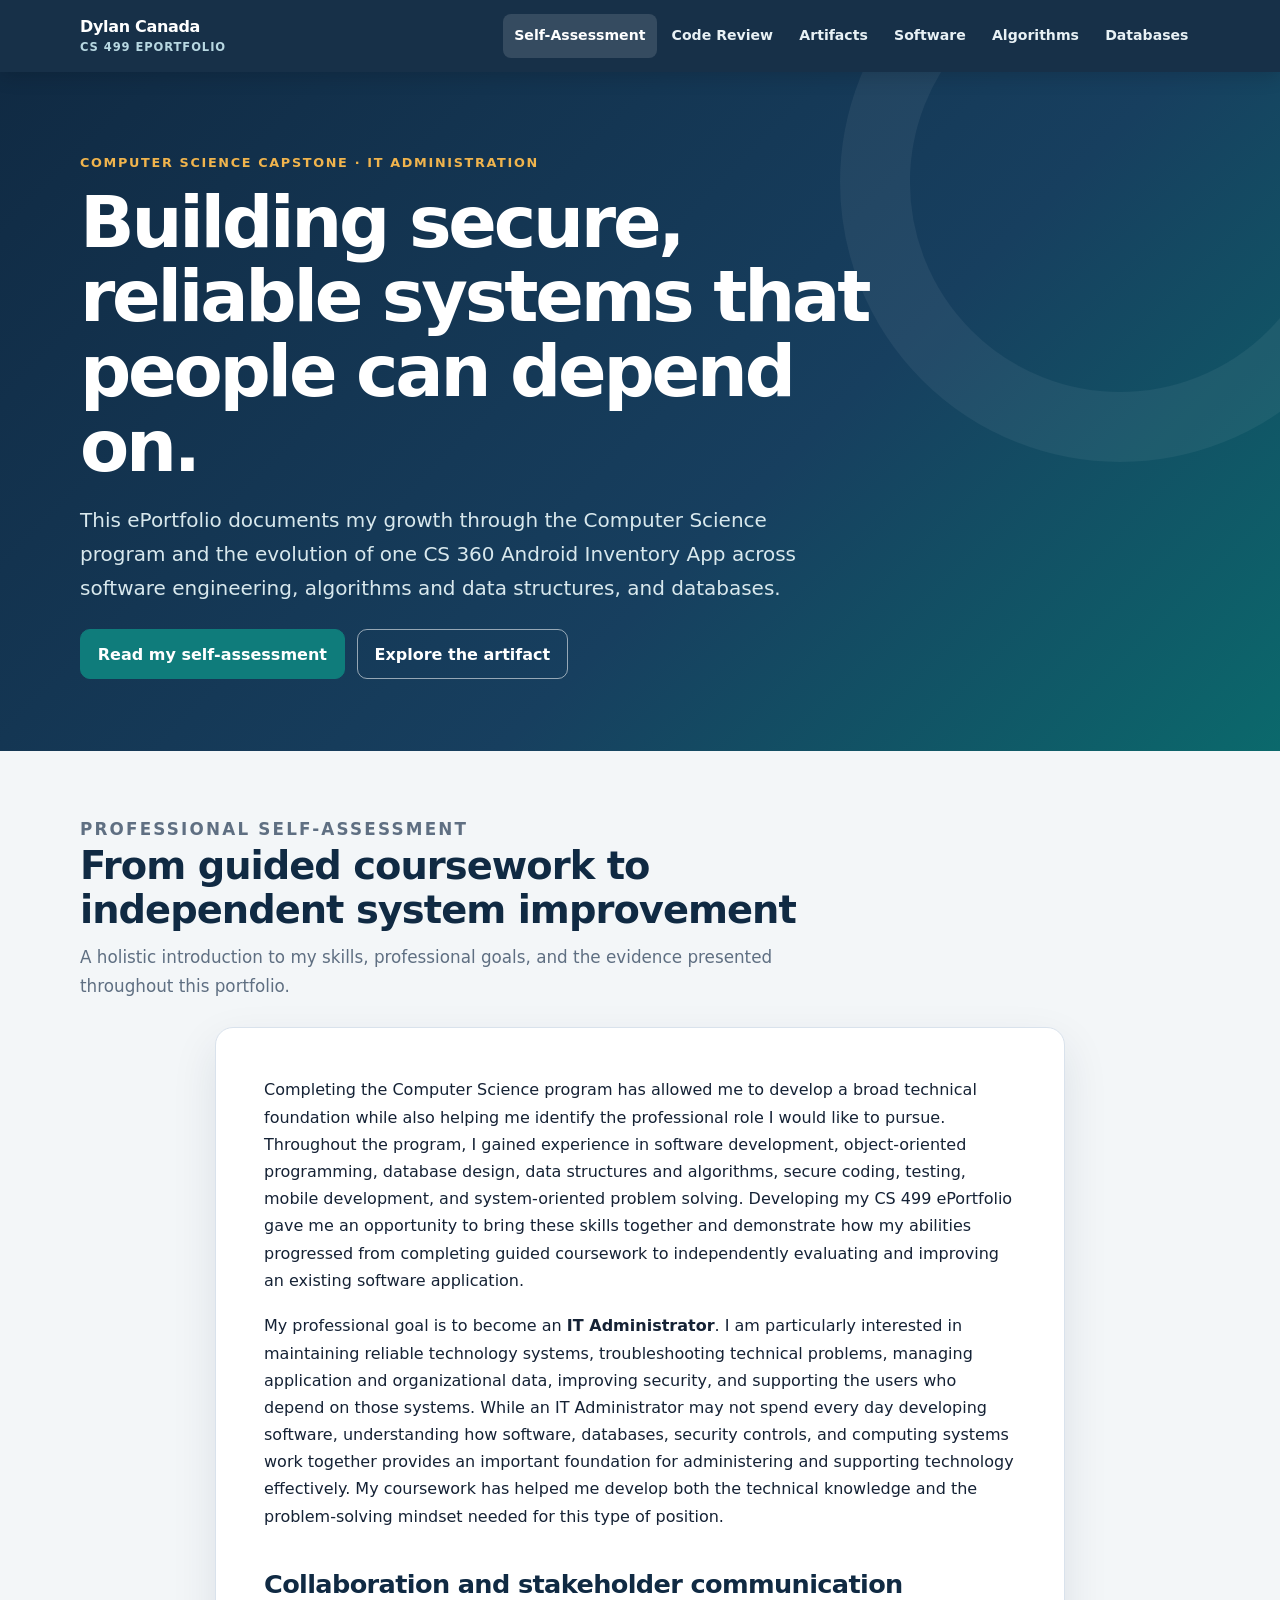
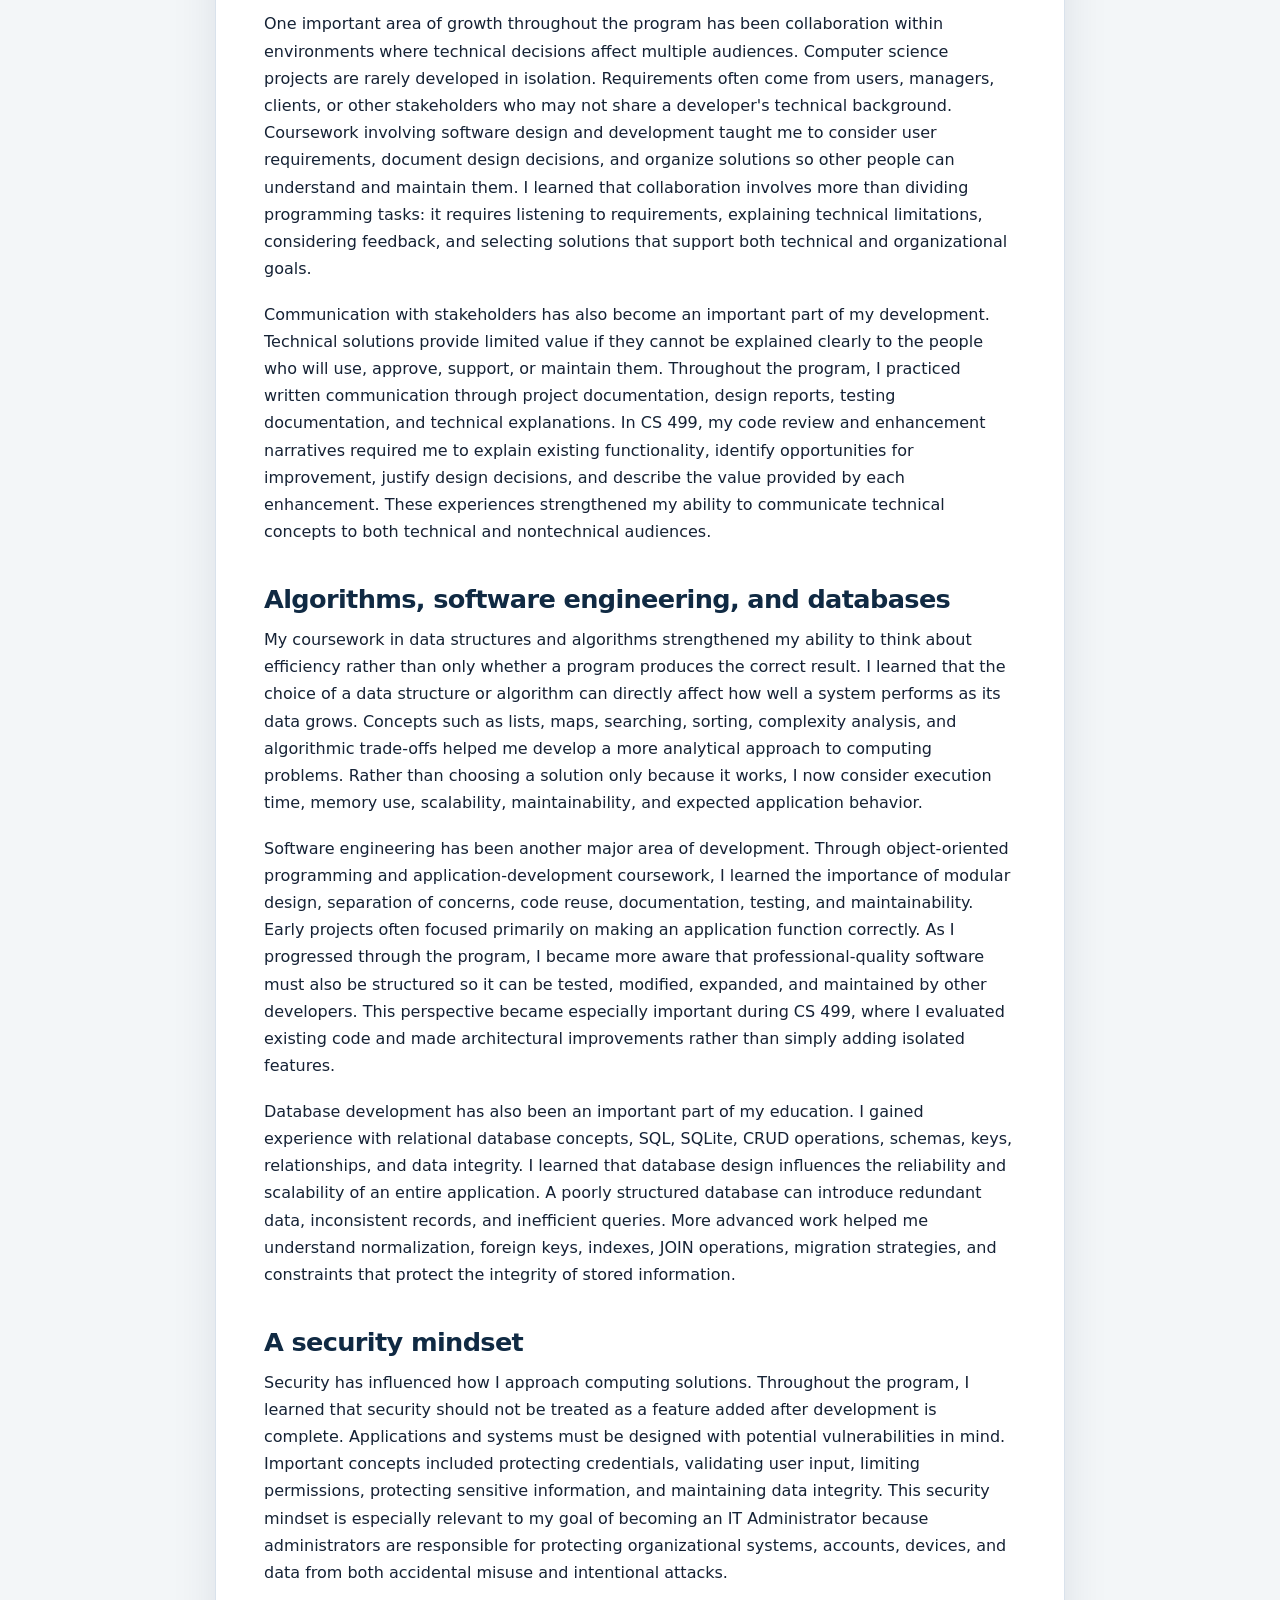
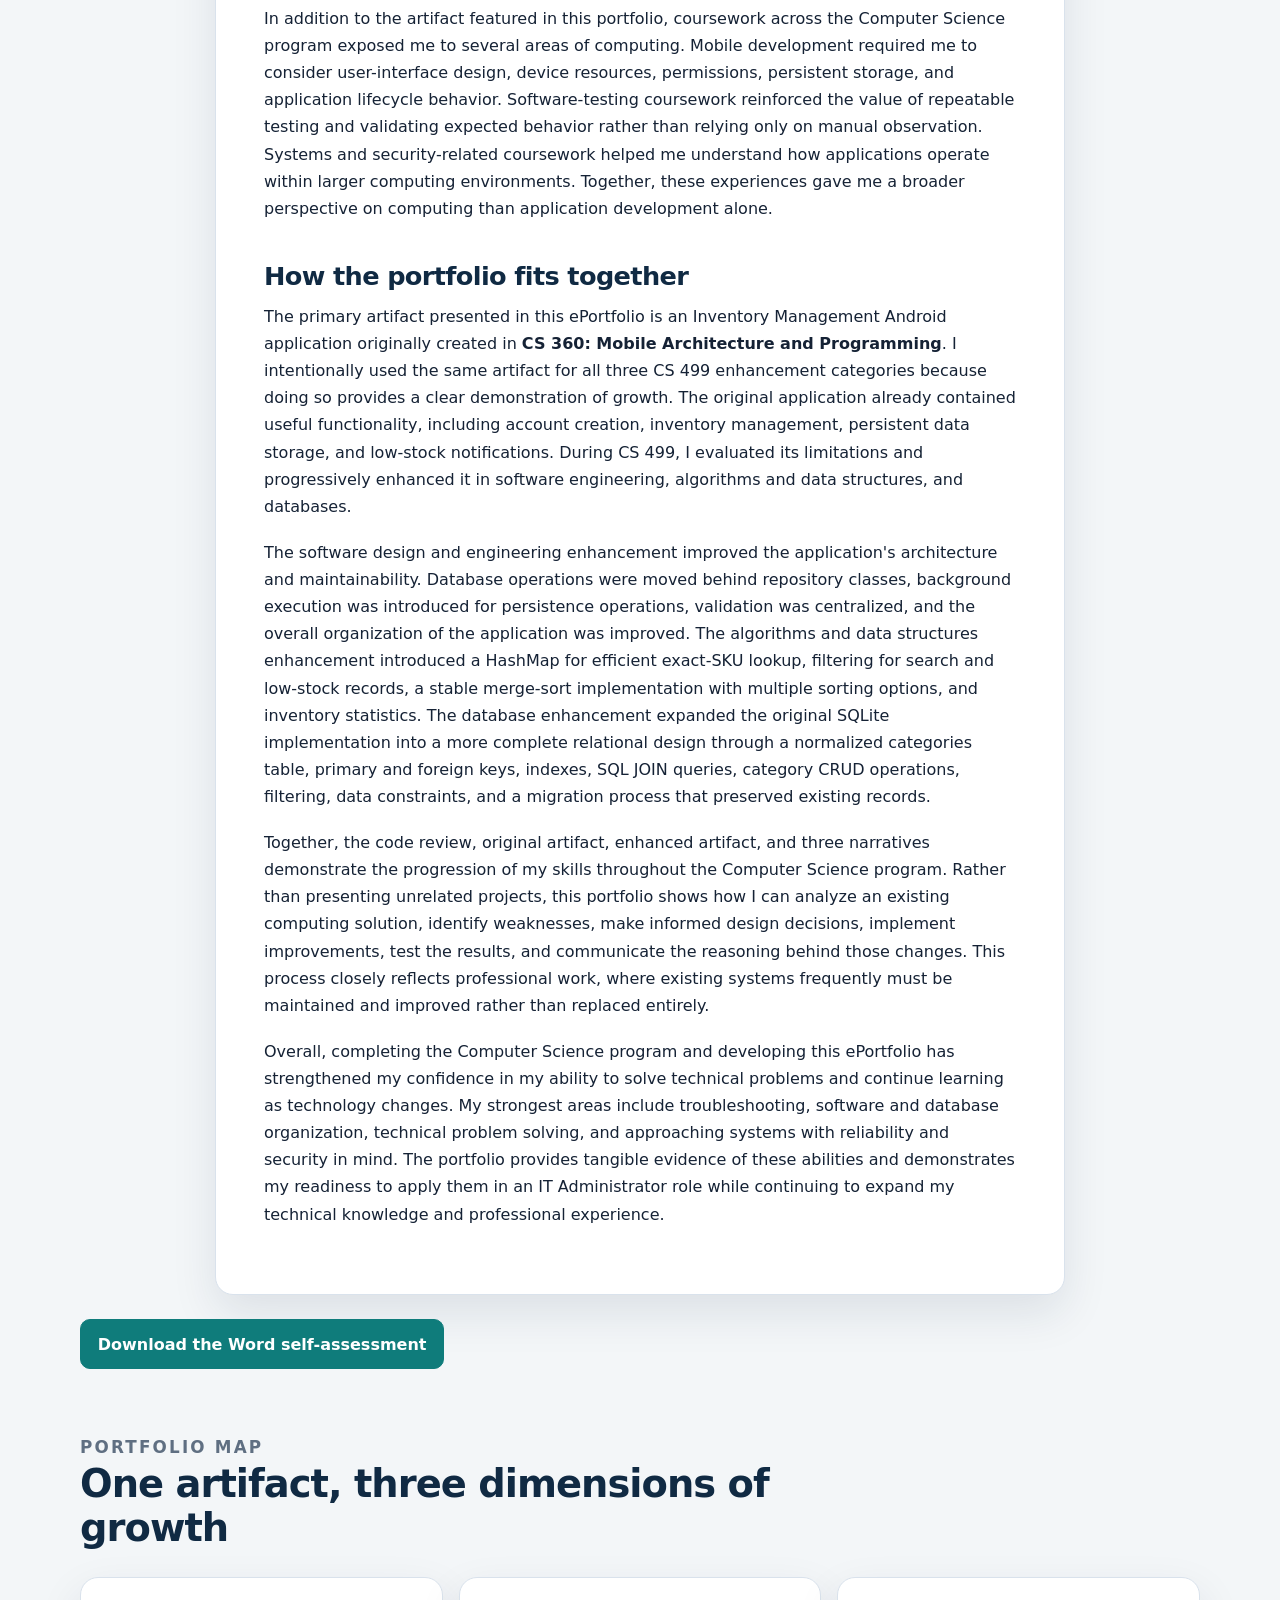
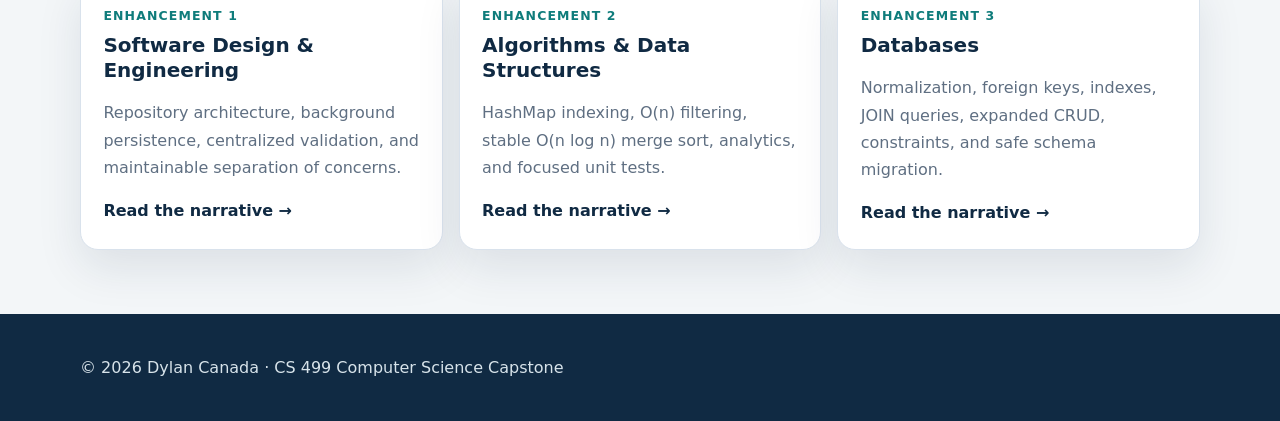
<file: index.html>
<!doctype html>
<html lang="en">
<head>
  <meta charset="utf-8">
  <meta name="viewport" content="width=device-width, initial-scale=1">
  <meta name="description" content="Dylan Canada's CS 499 computer science ePortfolio, focused on IT administration and an enhanced Android inventory application.">
  <title>Dylan Canada | CS 499 ePortfolio</title>
  <link rel="stylesheet" href="assets/css/styles.css">
</head>
<body>
  <a class="skip-link" href="#main">Skip to content</a>
  <header class="site-header">
    <div class="container nav-wrap">
      <a class="brand" href="index.html">Dylan Canada<span>CS 499 ePortfolio</span></a>
      <button class="nav-toggle" type="button" aria-expanded="false" aria-controls="site-nav">Menu</button>
      <nav class="site-nav" id="site-nav" aria-label="Primary navigation">
        <a href="index.html" aria-current="page">Self-Assessment</a>
        <a href="code-review.html">Code Review</a>
        <a href="artifacts.html">Artifacts</a>
        <a href="software-engineering.html">Software</a>
        <a href="algorithms.html">Algorithms</a>
        <a href="databases.html">Databases</a>
      </nav>
    </div>
  </header>

  <main id="main">
    <section class="hero">
      <div class="container">
        <p class="eyebrow">Computer Science Capstone · IT Administration</p>
        <h1>Building secure, reliable systems that people can depend on.</h1>
        <p class="lead">This ePortfolio documents my growth through the Computer Science program and the evolution of one CS 360 Android Inventory App across software engineering, algorithms and data structures, and databases.</p>
        <div class="hero-actions">
          <a class="button" href="#assessment">Read my self-assessment</a>
          <a class="button secondary" href="artifacts.html">Explore the artifact</a>
        </div>
      </div>
    </section>

    <section class="section" id="assessment">
      <div class="container">
        <div class="section-heading">
          <p class="eyebrow">Professional Self-Assessment</p>
          <h2>From guided coursework to independent system improvement</h2>
          <p>A holistic introduction to my skills, professional goals, and the evidence presented throughout this portfolio.</p>
        </div>
        <article class="prose">
          <p>Completing the Computer Science program has allowed me to develop a broad technical foundation while also helping me identify the professional role I would like to pursue. Throughout the program, I gained experience in software development, object-oriented programming, database design, data structures and algorithms, secure coding, testing, mobile development, and system-oriented problem solving. Developing my CS 499 ePortfolio gave me an opportunity to bring these skills together and demonstrate how my abilities progressed from completing guided coursework to independently evaluating and improving an existing software application.</p>

          <p>My professional goal is to become an <strong>IT Administrator</strong>. I am particularly interested in maintaining reliable technology systems, troubleshooting technical problems, managing application and organizational data, improving security, and supporting the users who depend on those systems. While an IT Administrator may not spend every day developing software, understanding how software, databases, security controls, and computing systems work together provides an important foundation for administering and supporting technology effectively. My coursework has helped me develop both the technical knowledge and the problem-solving mindset needed for this type of position.</p>

          <h2>Collaboration and stakeholder communication</h2>
          <p>One important area of growth throughout the program has been collaboration within environments where technical decisions affect multiple audiences. Computer science projects are rarely developed in isolation. Requirements often come from users, managers, clients, or other stakeholders who may not share a developer's technical background. Coursework involving software design and development taught me to consider user requirements, document design decisions, and organize solutions so other people can understand and maintain them. I learned that collaboration involves more than dividing programming tasks: it requires listening to requirements, explaining technical limitations, considering feedback, and selecting solutions that support both technical and organizational goals.</p>

          <p>Communication with stakeholders has also become an important part of my development. Technical solutions provide limited value if they cannot be explained clearly to the people who will use, approve, support, or maintain them. Throughout the program, I practiced written communication through project documentation, design reports, testing documentation, and technical explanations. In CS 499, my code review and enhancement narratives required me to explain existing functionality, identify opportunities for improvement, justify design decisions, and describe the value provided by each enhancement. These experiences strengthened my ability to communicate technical concepts to both technical and nontechnical audiences.</p>

          <h2>Algorithms, software engineering, and databases</h2>
          <p>My coursework in data structures and algorithms strengthened my ability to think about efficiency rather than only whether a program produces the correct result. I learned that the choice of a data structure or algorithm can directly affect how well a system performs as its data grows. Concepts such as lists, maps, searching, sorting, complexity analysis, and algorithmic trade-offs helped me develop a more analytical approach to computing problems. Rather than choosing a solution only because it works, I now consider execution time, memory use, scalability, maintainability, and expected application behavior.</p>

          <p>Software engineering has been another major area of development. Through object-oriented programming and application-development coursework, I learned the importance of modular design, separation of concerns, code reuse, documentation, testing, and maintainability. Early projects often focused primarily on making an application function correctly. As I progressed through the program, I became more aware that professional-quality software must also be structured so it can be tested, modified, expanded, and maintained by other developers. This perspective became especially important during CS 499, where I evaluated existing code and made architectural improvements rather than simply adding isolated features.</p>

          <p>Database development has also been an important part of my education. I gained experience with relational database concepts, SQL, SQLite, CRUD operations, schemas, keys, relationships, and data integrity. I learned that database design influences the reliability and scalability of an entire application. A poorly structured database can introduce redundant data, inconsistent records, and inefficient queries. More advanced work helped me understand normalization, foreign keys, indexes, JOIN operations, migration strategies, and constraints that protect the integrity of stored information.</p>

          <h2>A security mindset</h2>
          <p>Security has influenced how I approach computing solutions. Throughout the program, I learned that security should not be treated as a feature added after development is complete. Applications and systems must be designed with potential vulnerabilities in mind. Important concepts included protecting credentials, validating user input, limiting permissions, protecting sensitive information, and maintaining data integrity. This security mindset is especially relevant to my goal of becoming an IT Administrator because administrators are responsible for protecting organizational systems, accounts, devices, and data from both accidental misuse and intentional attacks.</p>

          <p>In addition to the artifact featured in this portfolio, coursework across the Computer Science program exposed me to several areas of computing. Mobile development required me to consider user-interface design, device resources, permissions, persistent storage, and application lifecycle behavior. Software-testing coursework reinforced the value of repeatable testing and validating expected behavior rather than relying only on manual observation. Systems and security-related coursework helped me understand how applications operate within larger computing environments. Together, these experiences gave me a broader perspective on computing than application development alone.</p>

          <h2>How the portfolio fits together</h2>
          <p>The primary artifact presented in this ePortfolio is an Inventory Management Android application originally created in <strong>CS 360: Mobile Architecture and Programming</strong>. I intentionally used the same artifact for all three CS 499 enhancement categories because doing so provides a clear demonstration of growth. The original application already contained useful functionality, including account creation, inventory management, persistent data storage, and low-stock notifications. During CS 499, I evaluated its limitations and progressively enhanced it in software engineering, algorithms and data structures, and databases.</p>

          <p>The software design and engineering enhancement improved the application's architecture and maintainability. Database operations were moved behind repository classes, background execution was introduced for persistence operations, validation was centralized, and the overall organization of the application was improved. The algorithms and data structures enhancement introduced a HashMap for efficient exact-SKU lookup, filtering for search and low-stock records, a stable merge-sort implementation with multiple sorting options, and inventory statistics. The database enhancement expanded the original SQLite implementation into a more complete relational design through a normalized categories table, primary and foreign keys, indexes, SQL JOIN queries, category CRUD operations, filtering, data constraints, and a migration process that preserved existing records.</p>

          <p>Together, the code review, original artifact, enhanced artifact, and three narratives demonstrate the progression of my skills throughout the Computer Science program. Rather than presenting unrelated projects, this portfolio shows how I can analyze an existing computing solution, identify weaknesses, make informed design decisions, implement improvements, test the results, and communicate the reasoning behind those changes. This process closely reflects professional work, where existing systems frequently must be maintained and improved rather than replaced entirely.</p>

          <p>Overall, completing the Computer Science program and developing this ePortfolio has strengthened my confidence in my ability to solve technical problems and continue learning as technology changes. My strongest areas include troubleshooting, software and database organization, technical problem solving, and approaching systems with reliability and security in mind. The portfolio provides tangible evidence of these abilities and demonstrates my readiness to apply them in an IT Administrator role while continuing to expand my technical knowledge and professional experience.</p>
        </article>
        <div class="button-row">
          <a class="button" href="downloads/narratives/Professional-Self-Assessment-Dylan-Canada.docx" download>Download the Word self-assessment</a>
        </div>
      </div>
    </section>

    <section class="section">
      <div class="container">
        <div class="section-heading">
          <p class="eyebrow">Portfolio map</p>
          <h2>One artifact, three dimensions of growth</h2>
        </div>
        <div class="grid">
          <article class="card"><span class="kicker">Enhancement 1</span><h3>Software Design &amp; Engineering</h3><p>Repository architecture, background persistence, centralized validation, and maintainable separation of concerns.</p><a class="card-link" href="software-engineering.html">Read the narrative →</a></article>
          <article class="card"><span class="kicker">Enhancement 2</span><h3>Algorithms &amp; Data Structures</h3><p>HashMap indexing, O(n) filtering, stable O(n log n) merge sort, analytics, and focused unit tests.</p><a class="card-link" href="algorithms.html">Read the narrative →</a></article>
          <article class="card"><span class="kicker">Enhancement 3</span><h3>Databases</h3><p>Normalization, foreign keys, indexes, JOIN queries, expanded CRUD, constraints, and safe schema migration.</p><a class="card-link" href="databases.html">Read the narrative →</a></article>
        </div>
      </div>
    </section>
  </main>

  <footer class="site-footer"><div class="container footer-wrap"><span>© <span data-year></span> Dylan Canada · CS 499 Computer Science Capstone</span></div></footer>
  <script src="assets/js/site.js"></script>
</body>
</html>
</file>
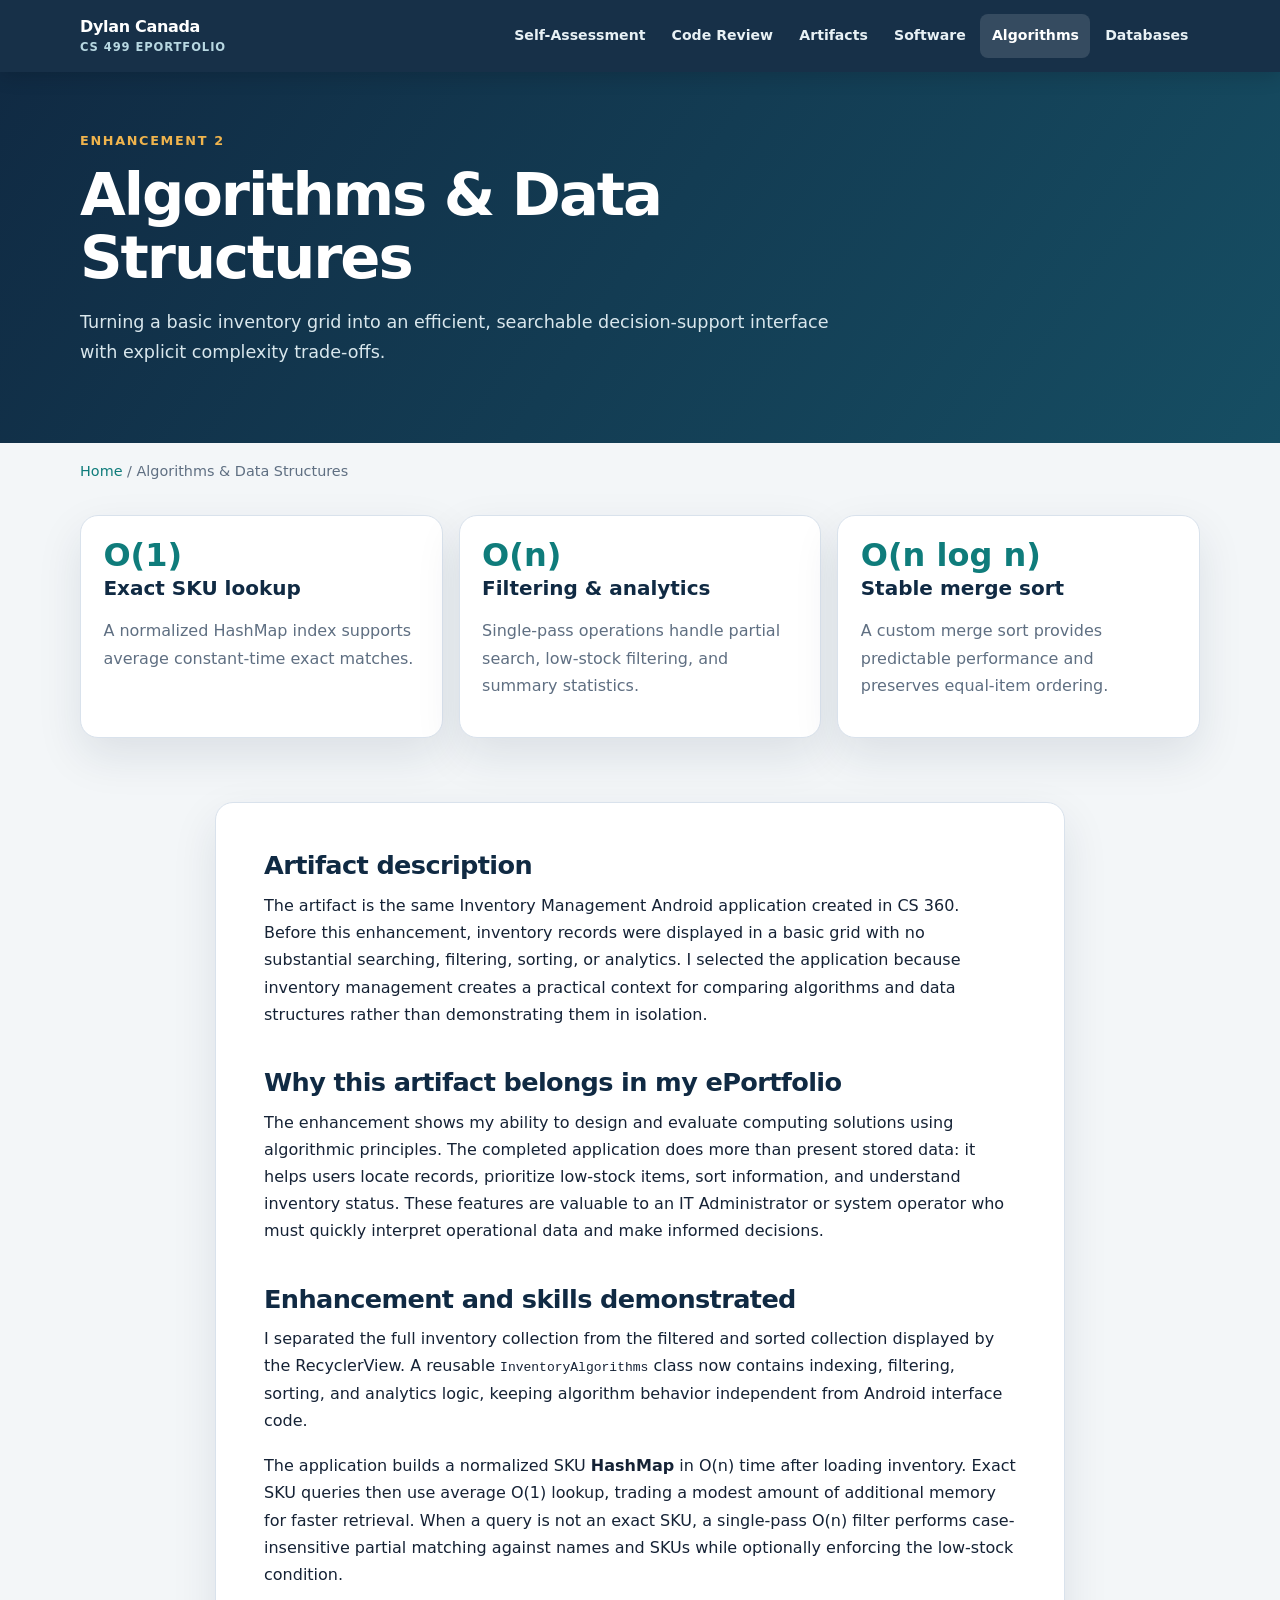
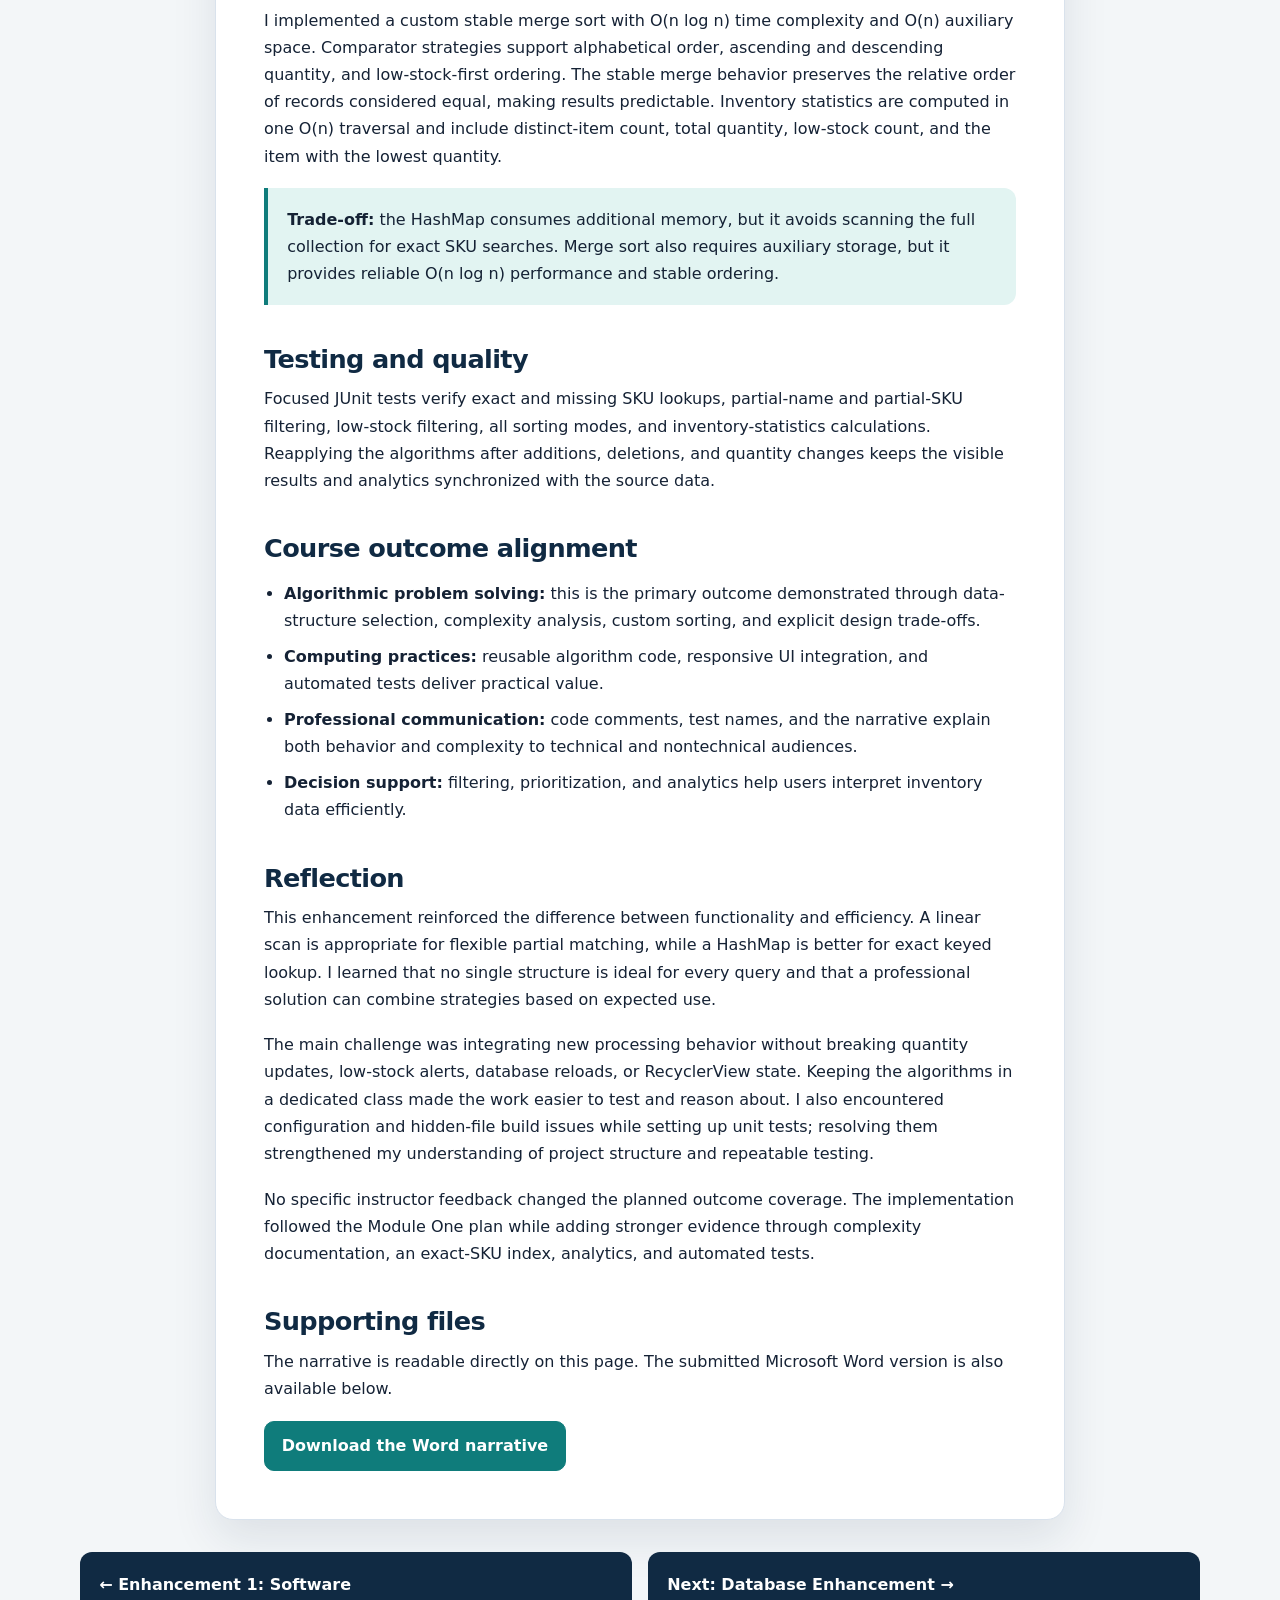
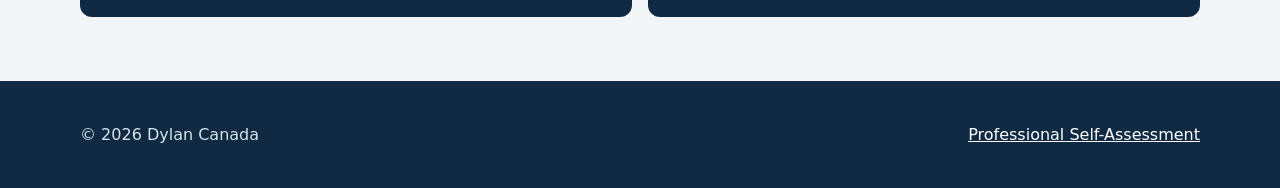
<file: algorithms.html>
<!doctype html><html lang="en"><head><meta charset="utf-8"><meta name="viewport" content="width=device-width, initial-scale=1"><meta name="description" content="Algorithms and Data Structures enhancement narrative for the CS 360 Inventory App."><title>Algorithms & Data Structures Enhancement | Dylan Canada</title><link rel="stylesheet" href="assets/css/styles.css"></head><body>
<a class="skip-link" href="#main">Skip to content</a><header class="site-header"><div class="container nav-wrap"><a class="brand" href="index.html">Dylan Canada<span>CS 499 ePortfolio</span></a><button class="nav-toggle" type="button" aria-expanded="false" aria-controls="site-nav">Menu</button><nav class="site-nav" id="site-nav" aria-label="Primary navigation"><a href="index.html">Self-Assessment</a><a href="code-review.html">Code Review</a><a href="artifacts.html">Artifacts</a><a href="software-engineering.html">Software</a><a href="algorithms.html" aria-current="page">Algorithms</a><a href="databases.html">Databases</a></nav></div></header>
<main id="main"><section class="page-hero"><div class="container"><p class="eyebrow">Enhancement 2</p><h1>Algorithms &amp; Data Structures</h1><p>Turning a basic inventory grid into an efficient, searchable decision-support interface with explicit complexity trade-offs.</p></div></section>
<div class="container"><div class="breadcrumbs"><a href="index.html">Home</a> / Algorithms &amp; Data Structures</div>
<section class="section" style="padding-top:1rem"><div class="grid"><article class="card"><div class="metric">O(1)</div><h3>Exact SKU lookup</h3><p>A normalized HashMap index supports average constant-time exact matches.</p></article><article class="card"><div class="metric">O(n)</div><h3>Filtering &amp; analytics</h3><p>Single-pass operations handle partial search, low-stock filtering, and summary statistics.</p></article><article class="card"><div class="metric">O(n log n)</div><h3>Stable merge sort</h3><p>A custom merge sort provides predictable performance and preserves equal-item ordering.</p></article></div></section>
<section class="section"><article class="prose">
<h2>Artifact description</h2><p>The artifact is the same Inventory Management Android application created in CS 360. Before this enhancement, inventory records were displayed in a basic grid with no substantial searching, filtering, sorting, or analytics. I selected the application because inventory management creates a practical context for comparing algorithms and data structures rather than demonstrating them in isolation.</p>
<h2>Why this artifact belongs in my ePortfolio</h2><p>The enhancement shows my ability to design and evaluate computing solutions using algorithmic principles. The completed application does more than present stored data: it helps users locate records, prioritize low-stock items, sort information, and understand inventory status. These features are valuable to an IT Administrator or system operator who must quickly interpret operational data and make informed decisions.</p>
<h2>Enhancement and skills demonstrated</h2><p>I separated the full inventory collection from the filtered and sorted collection displayed by the RecyclerView. A reusable <code>InventoryAlgorithms</code> class now contains indexing, filtering, sorting, and analytics logic, keeping algorithm behavior independent from Android interface code.</p><p>The application builds a normalized SKU <strong>HashMap</strong> in O(n) time after loading inventory. Exact SKU queries then use average O(1) lookup, trading a modest amount of additional memory for faster retrieval. When a query is not an exact SKU, a single-pass O(n) filter performs case-insensitive partial matching against names and SKUs while optionally enforcing the low-stock condition.</p><p>I implemented a custom stable merge sort with O(n log n) time complexity and O(n) auxiliary space. Comparator strategies support alphabetical order, ascending and descending quantity, and low-stock-first ordering. The stable merge behavior preserves the relative order of records considered equal, making results predictable. Inventory statistics are computed in one O(n) traversal and include distinct-item count, total quantity, low-stock count, and the item with the lowest quantity.</p>
<div class="callout"><strong>Trade-off:</strong> the HashMap consumes additional memory, but it avoids scanning the full collection for exact SKU searches. Merge sort also requires auxiliary storage, but it provides reliable O(n log n) performance and stable ordering.</div>
<h2>Testing and quality</h2><p>Focused JUnit tests verify exact and missing SKU lookups, partial-name and partial-SKU filtering, low-stock filtering, all sorting modes, and inventory-statistics calculations. Reapplying the algorithms after additions, deletions, and quantity changes keeps the visible results and analytics synchronized with the source data.</p>
<h2>Course outcome alignment</h2><ul><li><strong>Algorithmic problem solving:</strong> this is the primary outcome demonstrated through data-structure selection, complexity analysis, custom sorting, and explicit design trade-offs.</li><li><strong>Computing practices:</strong> reusable algorithm code, responsive UI integration, and automated tests deliver practical value.</li><li><strong>Professional communication:</strong> code comments, test names, and the narrative explain both behavior and complexity to technical and nontechnical audiences.</li><li><strong>Decision support:</strong> filtering, prioritization, and analytics help users interpret inventory data efficiently.</li></ul>
<h2>Reflection</h2><p>This enhancement reinforced the difference between functionality and efficiency. A linear scan is appropriate for flexible partial matching, while a HashMap is better for exact keyed lookup. I learned that no single structure is ideal for every query and that a professional solution can combine strategies based on expected use.</p><p>The main challenge was integrating new processing behavior without breaking quantity updates, low-stock alerts, database reloads, or RecyclerView state. Keeping the algorithms in a dedicated class made the work easier to test and reason about. I also encountered configuration and hidden-file build issues while setting up unit tests; resolving them strengthened my understanding of project structure and repeatable testing.</p><p>No specific instructor feedback changed the planned outcome coverage. The implementation followed the Module One plan while adding stronger evidence through complexity documentation, an exact-SKU index, analytics, and automated tests.</p>
<h2>Supporting files</h2><p>The narrative is readable directly on this page. The submitted Microsoft Word version is also available below.</p><a class="button" href="downloads/narratives/Algorithms-Data-Structures-Narrative-Dylan-Canada.docx" download>Download the Word narrative</a>
</article><div class="next-links"><a href="software-engineering.html">← Enhancement 1: Software</a><a href="databases.html">Next: Database Enhancement →</a></div></section></div></main>
<footer class="site-footer"><div class="container footer-wrap"><span>© <span data-year></span> Dylan Canada</span><a href="index.html">Professional Self-Assessment</a></div></footer><script src="assets/js/site.js"></script></body></html>
</file>
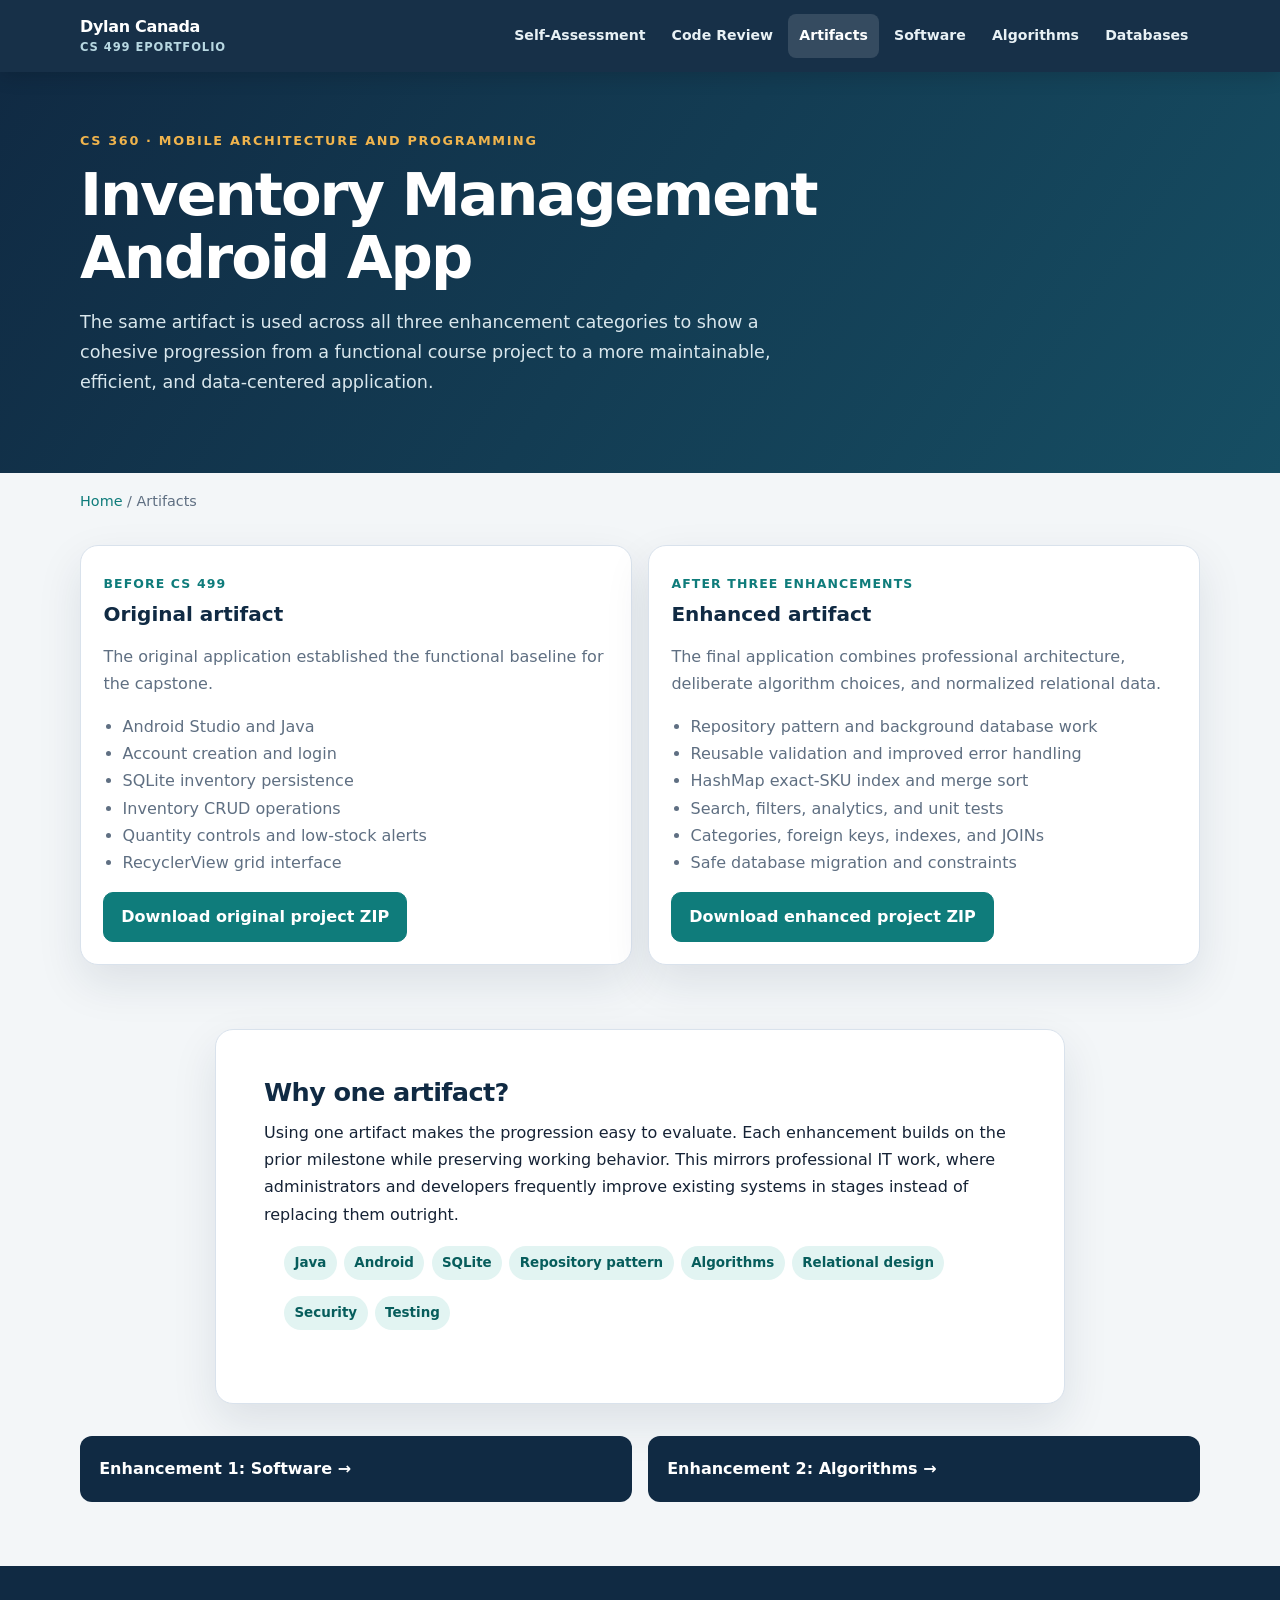
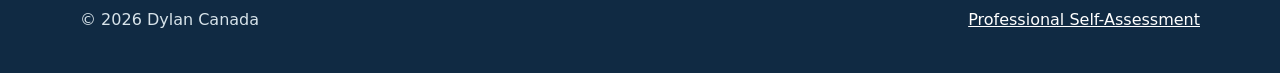
<file: artifacts.html>
<!doctype html><html lang="en"><head><meta charset="utf-8"><meta name="viewport" content="width=device-width, initial-scale=1"><meta name="description" content="Original and enhanced CS 360 Android Inventory App artifacts."><title>Artifacts | Dylan Canada</title><link rel="stylesheet" href="assets/css/styles.css"></head><body>
<a class="skip-link" href="#main">Skip to content</a><header class="site-header"><div class="container nav-wrap"><a class="brand" href="index.html">Dylan Canada<span>CS 499 ePortfolio</span></a><button class="nav-toggle" type="button" aria-expanded="false" aria-controls="site-nav">Menu</button><nav class="site-nav" id="site-nav" aria-label="Primary navigation"><a href="index.html">Self-Assessment</a><a href="code-review.html">Code Review</a><a href="artifacts.html" aria-current="page">Artifacts</a><a href="software-engineering.html">Software</a><a href="algorithms.html">Algorithms</a><a href="databases.html">Databases</a></nav></div></header>
<main id="main"><section class="page-hero"><div class="container"><p class="eyebrow">CS 360 · Mobile Architecture and Programming</p><h1>Inventory Management Android App</h1><p>The same artifact is used across all three enhancement categories to show a cohesive progression from a functional course project to a more maintainable, efficient, and data-centered application.</p></div></section>
<div class="container"><div class="breadcrumbs"><a href="index.html">Home</a> / Artifacts</div>
<section class="section" style="padding-top:1rem"><div class="artifact-compare">
<article class="card"><span class="kicker">Before CS 499</span><h3>Original artifact</h3><p>The original application established the functional baseline for the capstone.</p><ul><li>Android Studio and Java</li><li>Account creation and login</li><li>SQLite inventory persistence</li><li>Inventory CRUD operations</li><li>Quantity controls and low-stock alerts</li><li>RecyclerView grid interface</li></ul><a class="button" href="downloads/InventoryApp-Original-CS360.zip" download>Download original project ZIP</a></article>
<article class="card"><span class="kicker">After three enhancements</span><h3>Enhanced artifact</h3><p>The final application combines professional architecture, deliberate algorithm choices, and normalized relational data.</p><ul><li>Repository pattern and background database work</li><li>Reusable validation and improved error handling</li><li>HashMap exact-SKU index and merge sort</li><li>Search, filters, analytics, and unit tests</li><li>Categories, foreign keys, indexes, and JOINs</li><li>Safe database migration and constraints</li></ul><a class="button" href="downloads/InventoryApp-Final-Enhanced.zip" download>Download enhanced project ZIP</a></article>
</div></section>
<section class="section"><article class="prose"><h2>Why one artifact?</h2><p>Using one artifact makes the progression easy to evaluate. Each enhancement builds on the prior milestone while preserving working behavior. This mirrors professional IT work, where administrators and developers frequently improve existing systems in stages instead of replacing them outright.</p><ul class="tag-list"><li>Java</li><li>Android</li><li>SQLite</li><li>Repository pattern</li><li>Algorithms</li><li>Relational design</li><li>Security</li><li>Testing</li></ul></article><div class="next-links"><a href="software-engineering.html">Enhancement 1: Software →</a><a href="algorithms.html">Enhancement 2: Algorithms →</a></div></section></div></main>
<footer class="site-footer"><div class="container footer-wrap"><span>© <span data-year></span> Dylan Canada</span><a href="index.html">Professional Self-Assessment</a></div></footer><script src="assets/js/site.js"></script></body></html>
</file>
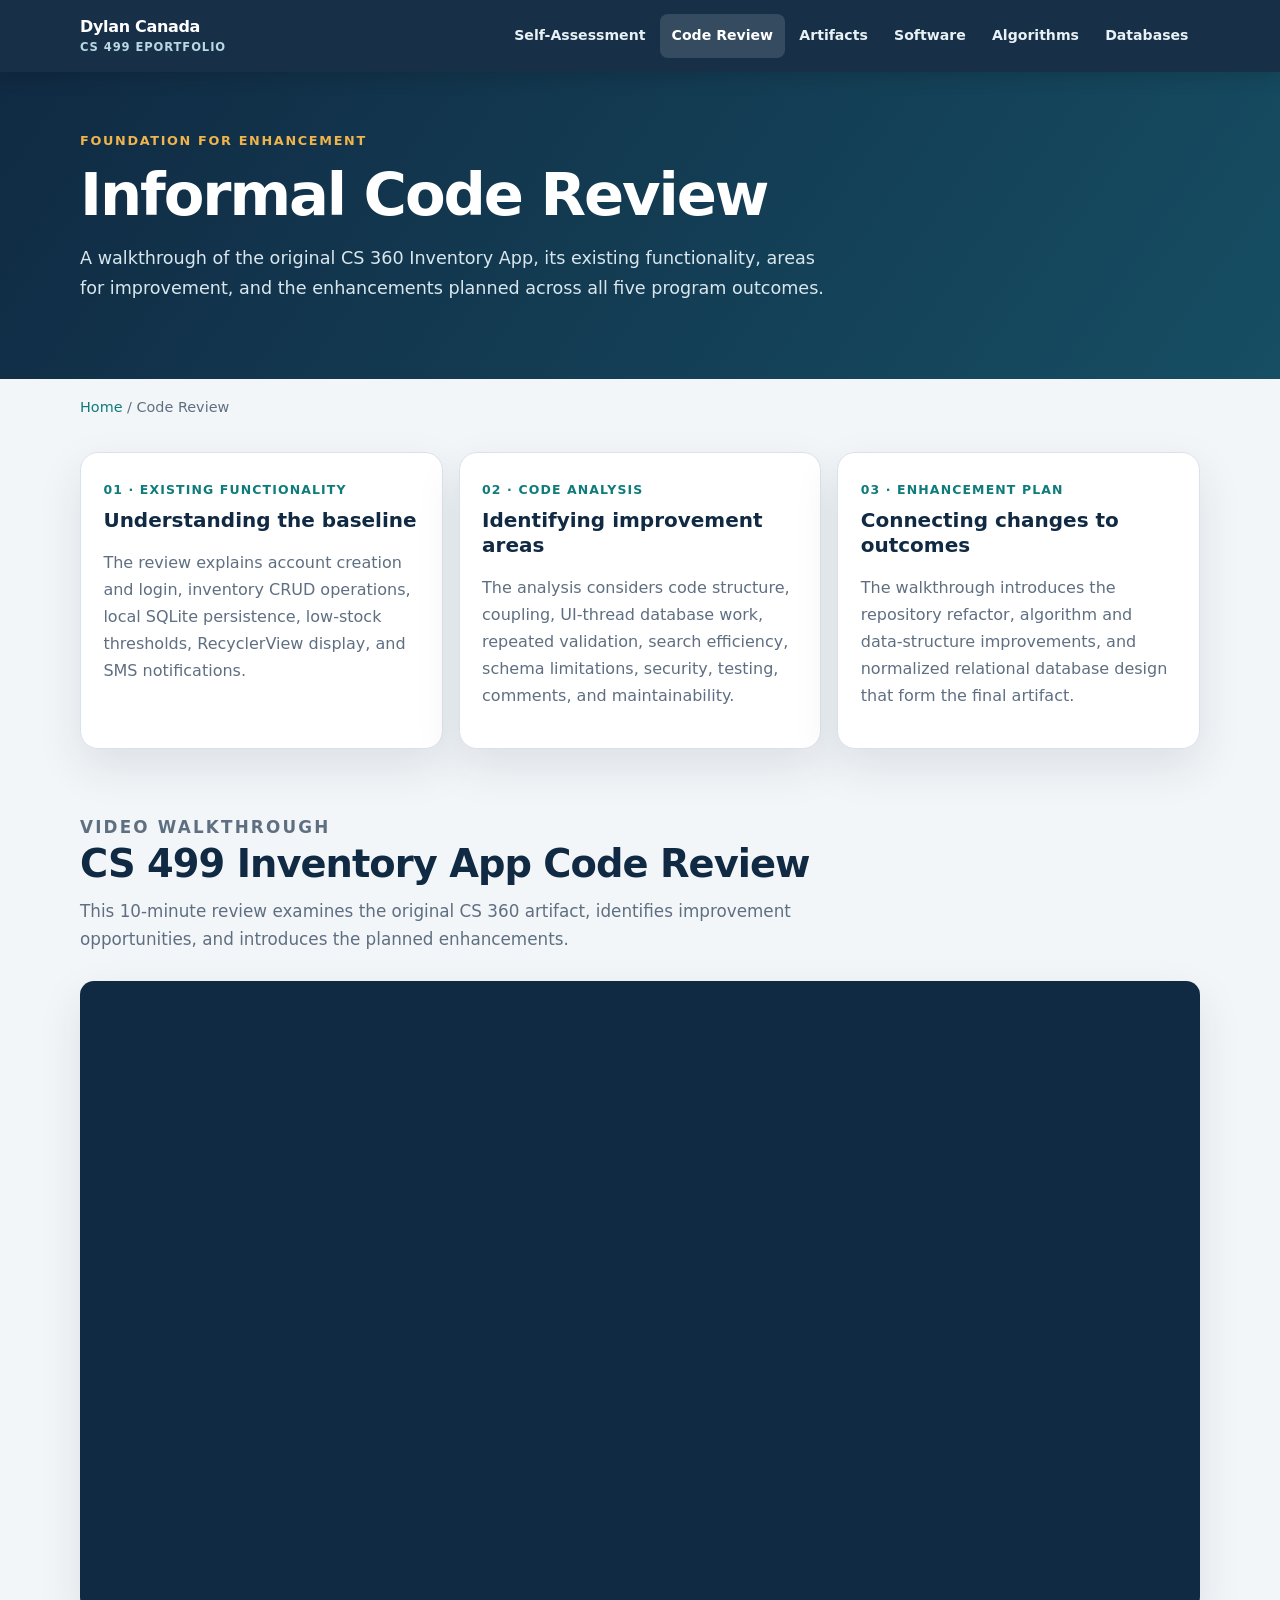
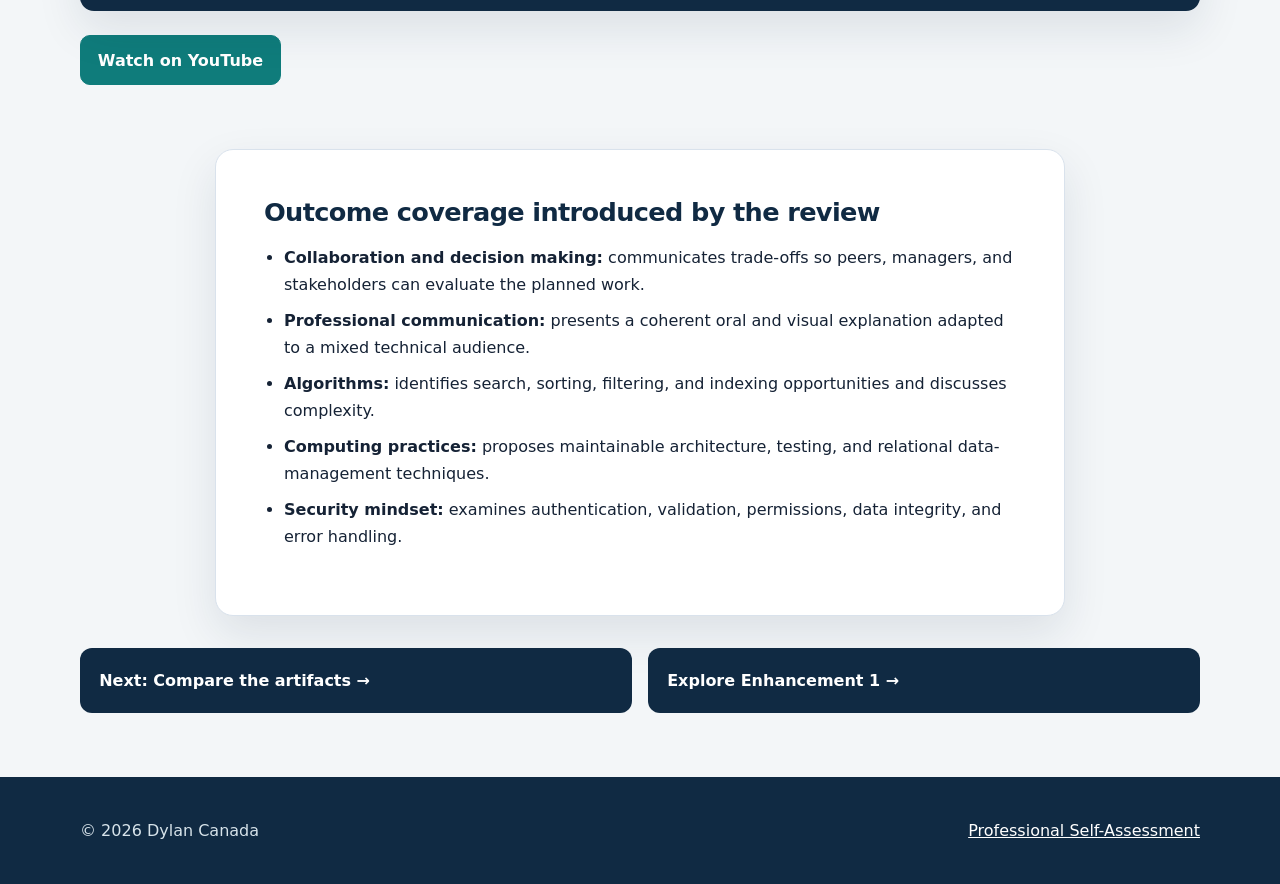
<file: code-review.html>
<!doctype html><html lang="en"><head><meta charset="utf-8"><meta name="viewport" content="width=device-width, initial-scale=1"><meta name="description" content="Code review for Dylan Canada's CS 499 Inventory App artifact."><title>Code Review | Dylan Canada</title><link rel="stylesheet" href="assets/css/styles.css"></head><body>
<a class="skip-link" href="#main">Skip to content</a><header class="site-header"><div class="container nav-wrap"><a class="brand" href="index.html">Dylan Canada<span>CS 499 ePortfolio</span></a><button class="nav-toggle" type="button" aria-expanded="false" aria-controls="site-nav">Menu</button><nav class="site-nav" id="site-nav" aria-label="Primary navigation"><a href="index.html">Self-Assessment</a><a href="code-review.html" aria-current="page">Code Review</a><a href="artifacts.html">Artifacts</a><a href="software-engineering.html">Software</a><a href="algorithms.html">Algorithms</a><a href="databases.html">Databases</a></nav></div></header>
<main id="main"><section class="page-hero"><div class="container"><p class="eyebrow">Foundation for enhancement</p><h1>Informal Code Review</h1><p>A walkthrough of the original CS 360 Inventory App, its existing functionality, areas for improvement, and the enhancements planned across all five program outcomes.</p></div></section>
<div class="container"><div class="breadcrumbs"><a href="index.html">Home</a> / Code Review</div><section class="section" style="padding-top:1rem"><div class="grid">
<article class="card"><span class="kicker">01 · Existing functionality</span><h3>Understanding the baseline</h3><p>The review explains account creation and login, inventory CRUD operations, local SQLite persistence, low-stock thresholds, RecyclerView display, and SMS notifications.</p></article>
<article class="card"><span class="kicker">02 · Code analysis</span><h3>Identifying improvement areas</h3><p>The analysis considers code structure, coupling, UI-thread database work, repeated validation, search efficiency, schema limitations, security, testing, comments, and maintainability.</p></article>
<article class="card"><span class="kicker">03 · Enhancement plan</span><h3>Connecting changes to outcomes</h3><p>The walkthrough introduces the repository refactor, algorithm and data-structure improvements, and normalized relational database design that form the final artifact.</p></article>
</div></section>
<section class="section"><div class="section-heading"><p class="eyebrow">Video walkthrough</p><h2>CS 499 Inventory App Code Review</h2><p>This 10-minute review examines the original CS 360 artifact, identifies improvement opportunities, and introduces the planned enhancements.</p></div><div class="video-frame"><iframe src="https://www.youtube-nocookie.com/embed/-iy6t-JIx9c" title="CS 499 Inventory App Code Review by Dylan Canada" loading="lazy" referrerpolicy="strict-origin-when-cross-origin" allow="accelerometer; autoplay; clipboard-write; encrypted-media; gyroscope; picture-in-picture; web-share" allowfullscreen></iframe></div><div class="button-row"><a class="button" href="https://youtu.be/-iy6t-JIx9c" target="_blank" rel="noreferrer">Watch on YouTube</a></div></section>
<section class="section"><article class="prose"><h2>Outcome coverage introduced by the review</h2><ul><li><strong>Collaboration and decision making:</strong> communicates trade-offs so peers, managers, and stakeholders can evaluate the planned work.</li><li><strong>Professional communication:</strong> presents a coherent oral and visual explanation adapted to a mixed technical audience.</li><li><strong>Algorithms:</strong> identifies search, sorting, filtering, and indexing opportunities and discusses complexity.</li><li><strong>Computing practices:</strong> proposes maintainable architecture, testing, and relational data-management techniques.</li><li><strong>Security mindset:</strong> examines authentication, validation, permissions, data integrity, and error handling.</li></ul></article><div class="next-links"><a href="artifacts.html">Next: Compare the artifacts →</a><a href="software-engineering.html">Explore Enhancement 1 →</a></div></section></div></main>
<footer class="site-footer"><div class="container footer-wrap"><span>© <span data-year></span> Dylan Canada</span><a href="index.html">Professional Self-Assessment</a></div></footer><script src="assets/js/site.js"></script></body></html>
</file>
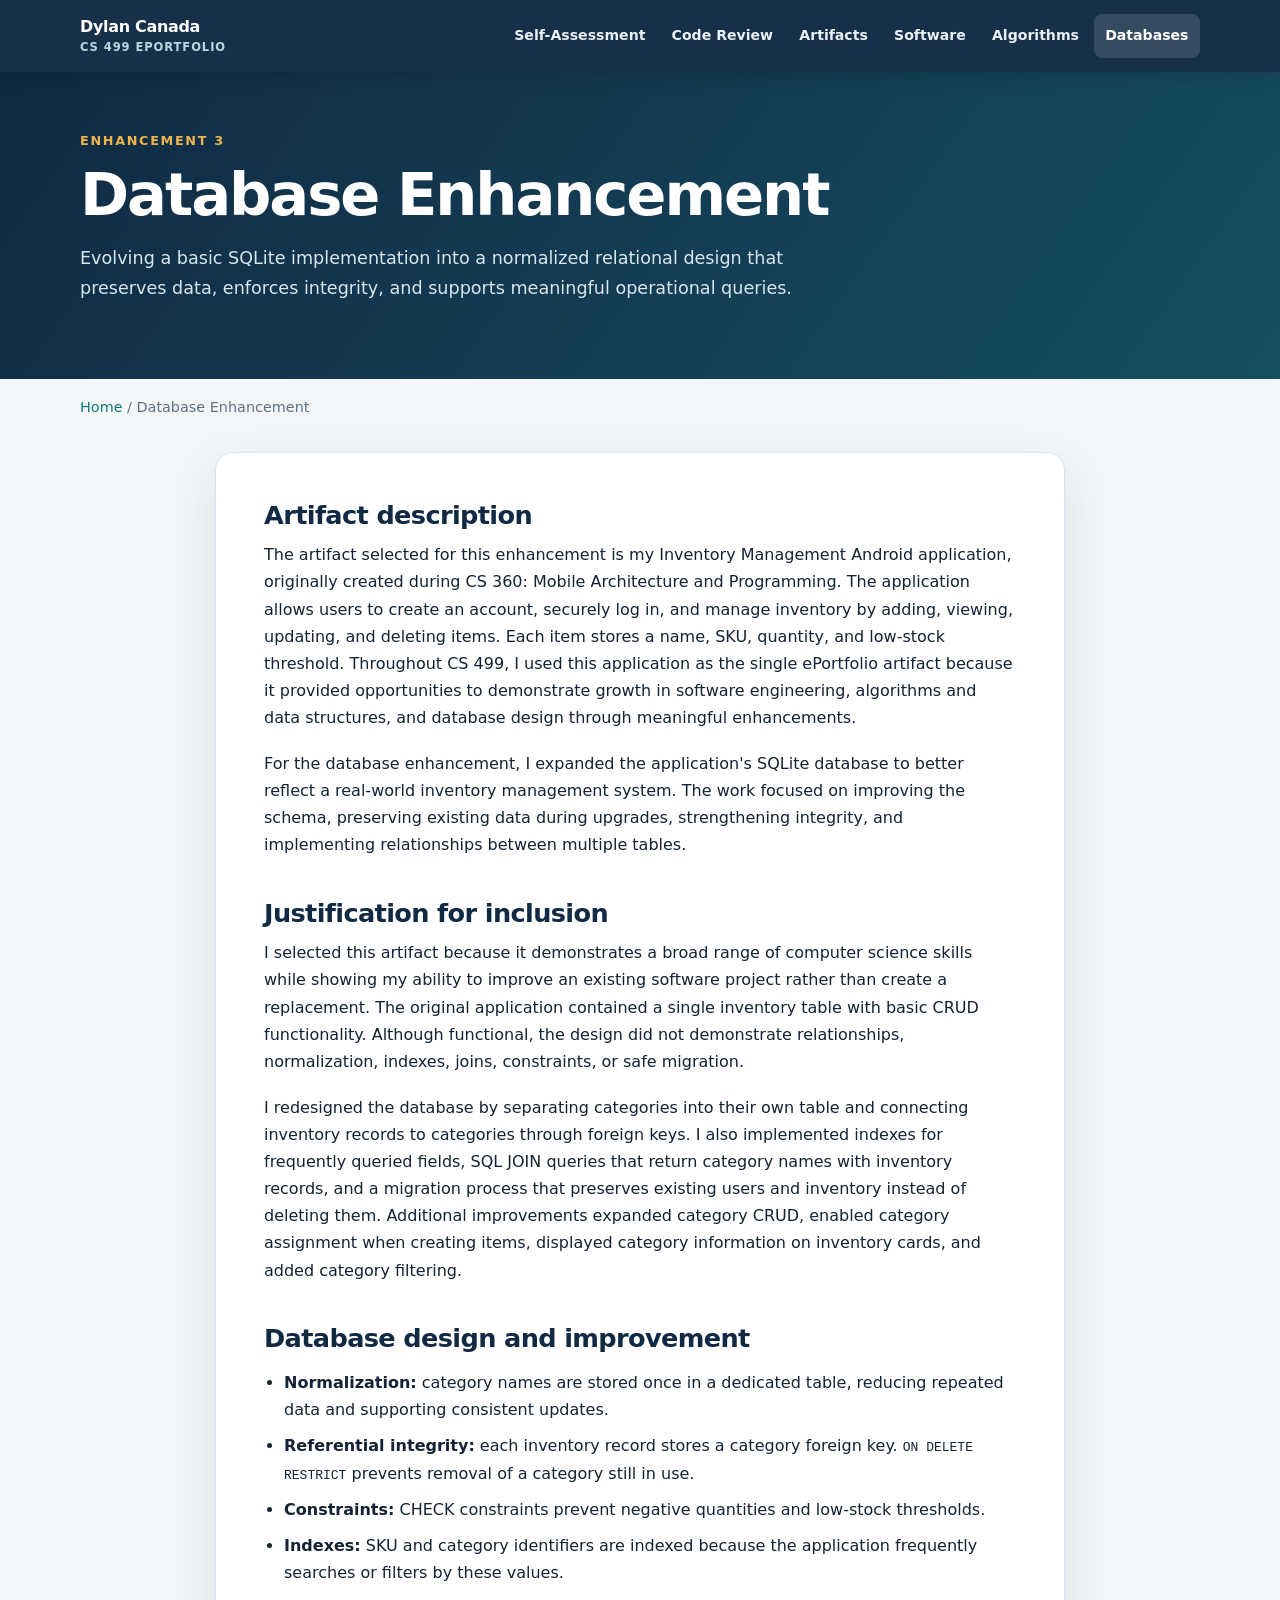
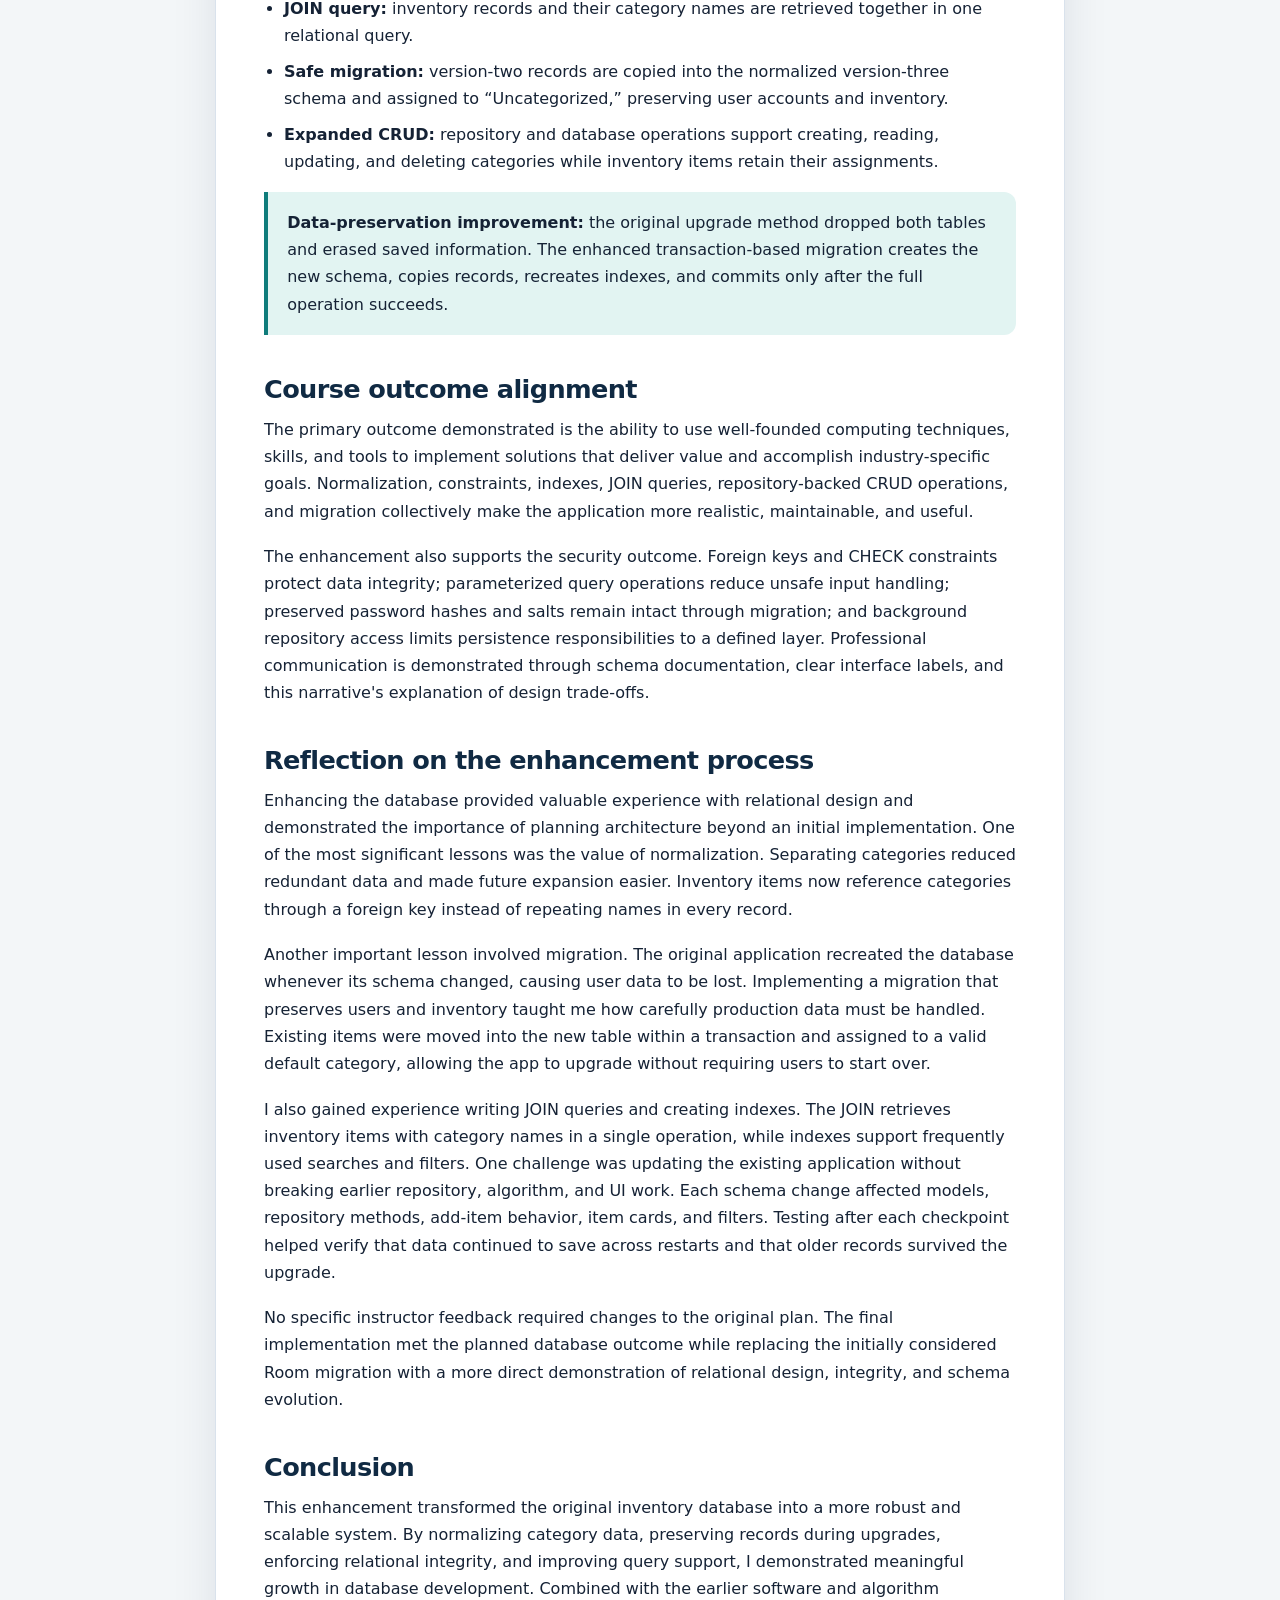
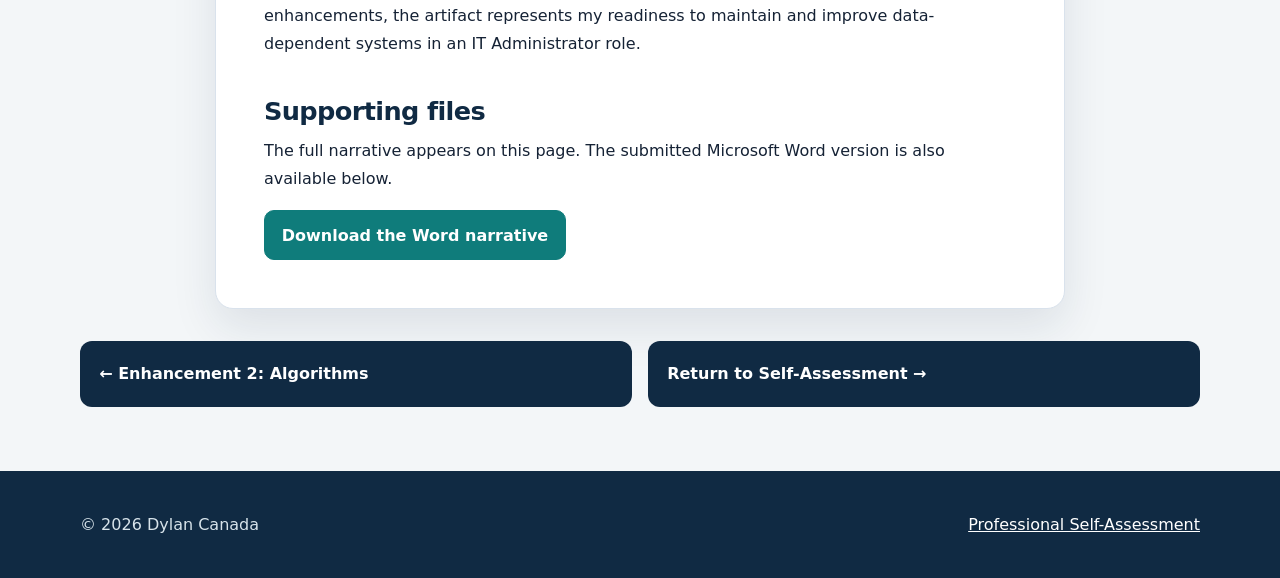
<file: databases.html>
<!doctype html><html lang="en"><head><meta charset="utf-8"><meta name="viewport" content="width=device-width, initial-scale=1"><meta name="description" content="Database enhancement narrative for the CS 360 Inventory App."><title>Database Enhancement | Dylan Canada</title><link rel="stylesheet" href="assets/css/styles.css"></head><body>
<a class="skip-link" href="#main">Skip to content</a><header class="site-header"><div class="container nav-wrap"><a class="brand" href="index.html">Dylan Canada<span>CS 499 ePortfolio</span></a><button class="nav-toggle" type="button" aria-expanded="false" aria-controls="site-nav">Menu</button><nav class="site-nav" id="site-nav" aria-label="Primary navigation"><a href="index.html">Self-Assessment</a><a href="code-review.html">Code Review</a><a href="artifacts.html">Artifacts</a><a href="software-engineering.html">Software</a><a href="algorithms.html">Algorithms</a><a href="databases.html" aria-current="page">Databases</a></nav></div></header>
<main id="main"><section class="page-hero"><div class="container"><p class="eyebrow">Enhancement 3</p><h1>Database Enhancement</h1><p>Evolving a basic SQLite implementation into a normalized relational design that preserves data, enforces integrity, and supports meaningful operational queries.</p></div></section>
<div class="container"><div class="breadcrumbs"><a href="index.html">Home</a> / Database Enhancement</div><section class="section" style="padding-top:1rem"><article class="prose">
<h2>Artifact description</h2><p>The artifact selected for this enhancement is my Inventory Management Android application, originally created during CS 360: Mobile Architecture and Programming. The application allows users to create an account, securely log in, and manage inventory by adding, viewing, updating, and deleting items. Each item stores a name, SKU, quantity, and low-stock threshold. Throughout CS 499, I used this application as the single ePortfolio artifact because it provided opportunities to demonstrate growth in software engineering, algorithms and data structures, and database design through meaningful enhancements.</p><p>For the database enhancement, I expanded the application's SQLite database to better reflect a real-world inventory management system. The work focused on improving the schema, preserving existing data during upgrades, strengthening integrity, and implementing relationships between multiple tables.</p>
<h2>Justification for inclusion</h2><p>I selected this artifact because it demonstrates a broad range of computer science skills while showing my ability to improve an existing software project rather than create a replacement. The original application contained a single inventory table with basic CRUD functionality. Although functional, the design did not demonstrate relationships, normalization, indexes, joins, constraints, or safe migration.</p><p>I redesigned the database by separating categories into their own table and connecting inventory records to categories through foreign keys. I also implemented indexes for frequently queried fields, SQL JOIN queries that return category names with inventory records, and a migration process that preserves existing users and inventory instead of deleting them. Additional improvements expanded category CRUD, enabled category assignment when creating items, displayed category information on inventory cards, and added category filtering.</p>
<h2>Database design and improvement</h2><ul><li><strong>Normalization:</strong> category names are stored once in a dedicated table, reducing repeated data and supporting consistent updates.</li><li><strong>Referential integrity:</strong> each inventory record stores a category foreign key. <code>ON DELETE RESTRICT</code> prevents removal of a category still in use.</li><li><strong>Constraints:</strong> CHECK constraints prevent negative quantities and low-stock thresholds.</li><li><strong>Indexes:</strong> SKU and category identifiers are indexed because the application frequently searches or filters by these values.</li><li><strong>JOIN query:</strong> inventory records and their category names are retrieved together in one relational query.</li><li><strong>Safe migration:</strong> version-two records are copied into the normalized version-three schema and assigned to “Uncategorized,” preserving user accounts and inventory.</li><li><strong>Expanded CRUD:</strong> repository and database operations support creating, reading, updating, and deleting categories while inventory items retain their assignments.</li></ul>
<div class="callout"><strong>Data-preservation improvement:</strong> the original upgrade method dropped both tables and erased saved information. The enhanced transaction-based migration creates the new schema, copies records, recreates indexes, and commits only after the full operation succeeds.</div>
<h2>Course outcome alignment</h2><p>The primary outcome demonstrated is the ability to use well-founded computing techniques, skills, and tools to implement solutions that deliver value and accomplish industry-specific goals. Normalization, constraints, indexes, JOIN queries, repository-backed CRUD operations, and migration collectively make the application more realistic, maintainable, and useful.</p><p>The enhancement also supports the security outcome. Foreign keys and CHECK constraints protect data integrity; parameterized query operations reduce unsafe input handling; preserved password hashes and salts remain intact through migration; and background repository access limits persistence responsibilities to a defined layer. Professional communication is demonstrated through schema documentation, clear interface labels, and this narrative's explanation of design trade-offs.</p>
<h2>Reflection on the enhancement process</h2><p>Enhancing the database provided valuable experience with relational design and demonstrated the importance of planning architecture beyond an initial implementation. One of the most significant lessons was the value of normalization. Separating categories reduced redundant data and made future expansion easier. Inventory items now reference categories through a foreign key instead of repeating names in every record.</p><p>Another important lesson involved migration. The original application recreated the database whenever its schema changed, causing user data to be lost. Implementing a migration that preserves users and inventory taught me how carefully production data must be handled. Existing items were moved into the new table within a transaction and assigned to a valid default category, allowing the app to upgrade without requiring users to start over.</p><p>I also gained experience writing JOIN queries and creating indexes. The JOIN retrieves inventory items with category names in a single operation, while indexes support frequently used searches and filters. One challenge was updating the existing application without breaking earlier repository, algorithm, and UI work. Each schema change affected models, repository methods, add-item behavior, item cards, and filters. Testing after each checkpoint helped verify that data continued to save across restarts and that older records survived the upgrade.</p><p>No specific instructor feedback required changes to the original plan. The final implementation met the planned database outcome while replacing the initially considered Room migration with a more direct demonstration of relational design, integrity, and schema evolution.</p>
<h2>Conclusion</h2><p>This enhancement transformed the original inventory database into a more robust and scalable system. By normalizing category data, preserving records during upgrades, enforcing relational integrity, and improving query support, I demonstrated meaningful growth in database development. Combined with the earlier software and algorithm enhancements, the artifact represents my readiness to maintain and improve data-dependent systems in an IT Administrator role.</p>
<h2>Supporting files</h2><p>The full narrative appears on this page. The submitted Microsoft Word version is also available below.</p><a class="button" href="downloads/narratives/Database-Enhancement-Narrative-Dylan-Canada.docx" download>Download the Word narrative</a>
</article><div class="next-links"><a href="algorithms.html">← Enhancement 2: Algorithms</a><a href="index.html">Return to Self-Assessment →</a></div></section></div></main>
<footer class="site-footer"><div class="container footer-wrap"><span>© <span data-year></span> Dylan Canada</span><a href="index.html">Professional Self-Assessment</a></div></footer><script src="assets/js/site.js"></script></body></html>
</file>
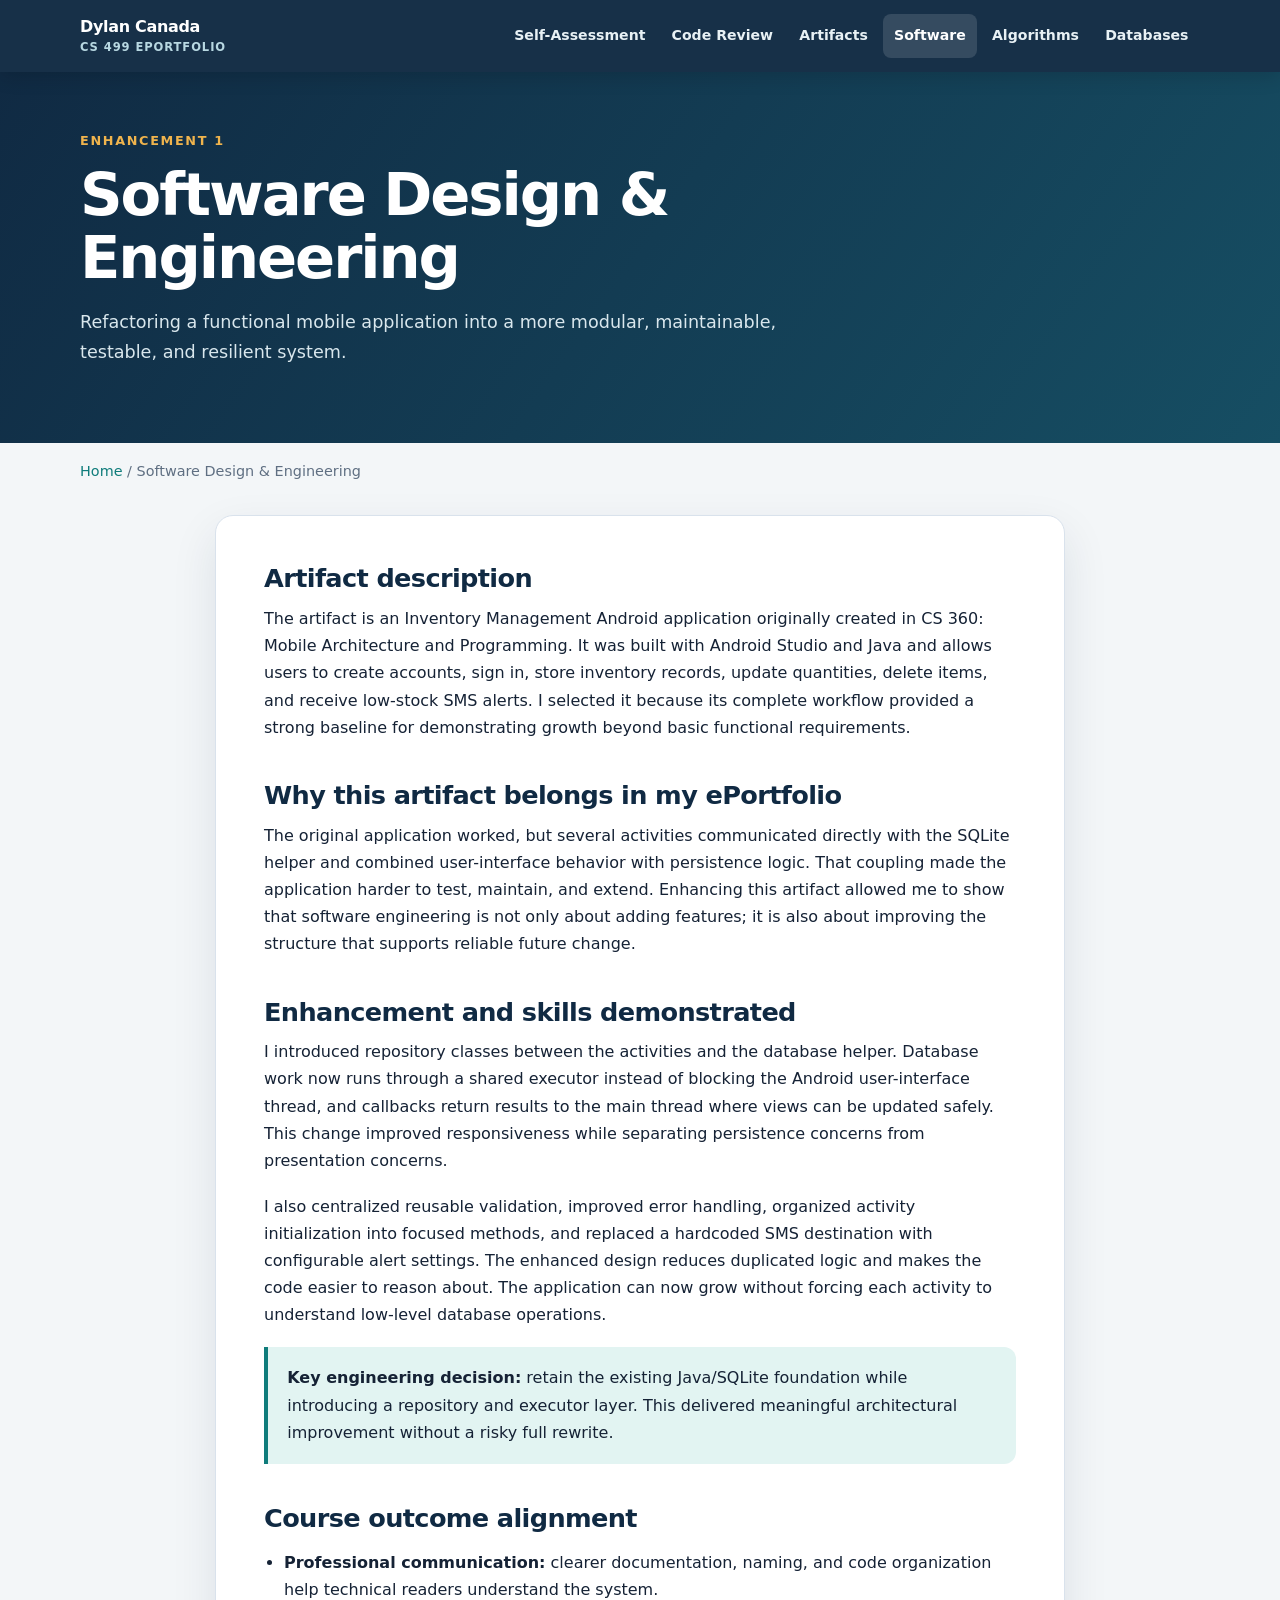
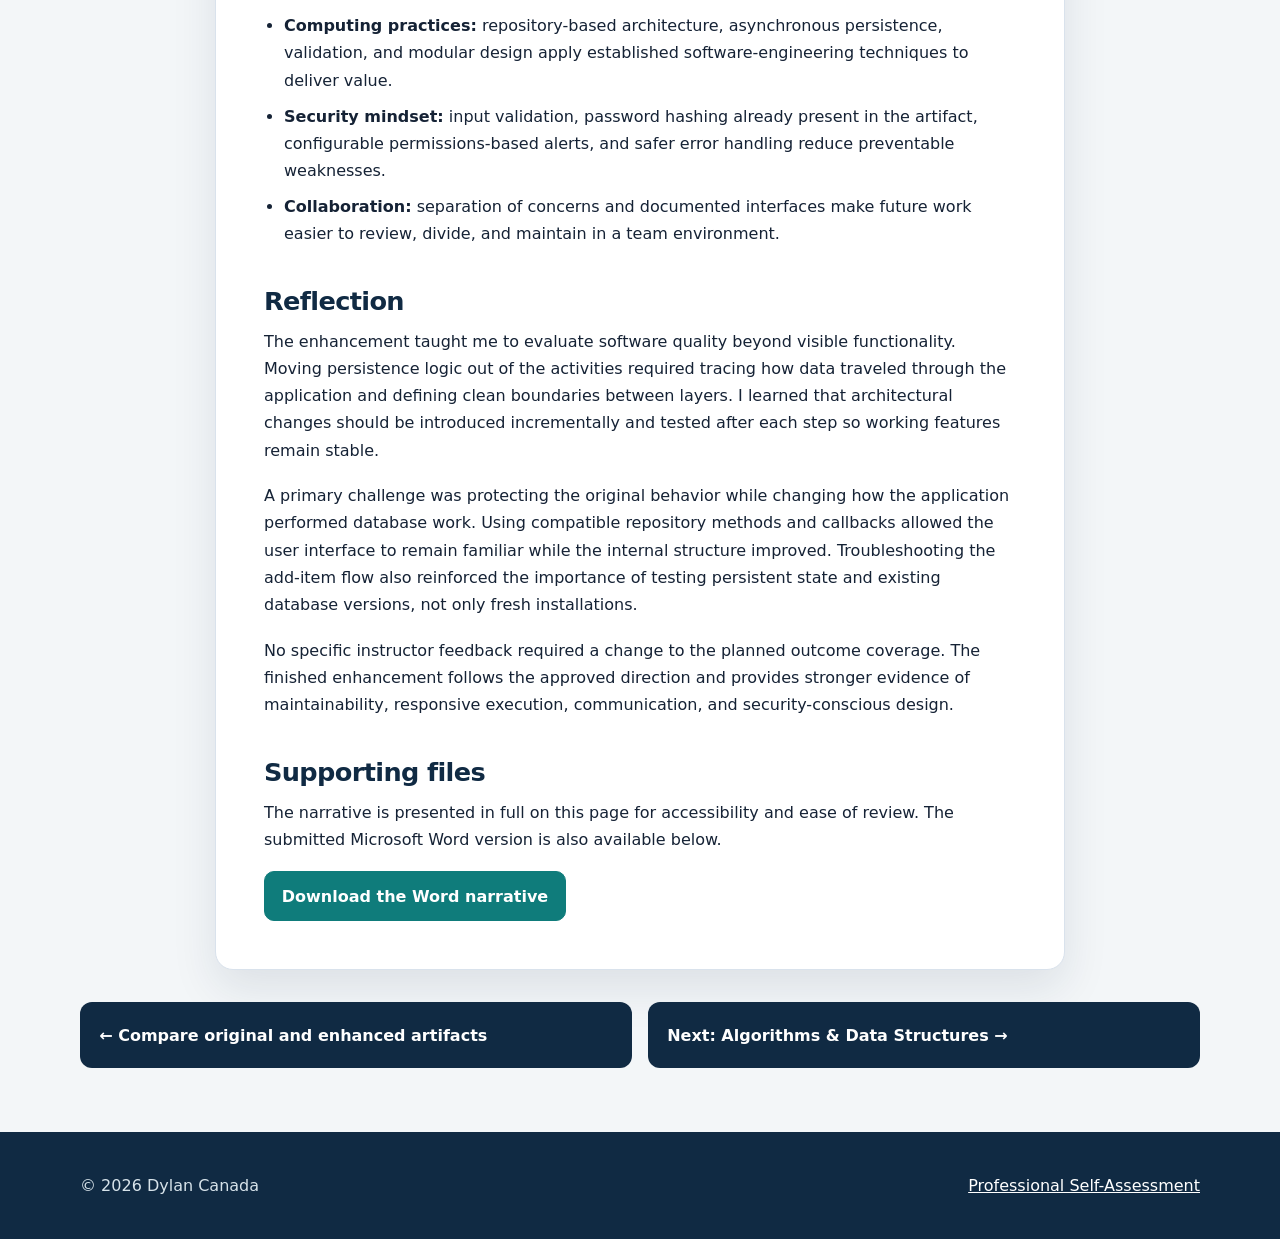
<file: software-engineering.html>
<!doctype html><html lang="en"><head><meta charset="utf-8"><meta name="viewport" content="width=device-width, initial-scale=1"><meta name="description" content="Software Design and Engineering enhancement narrative for the CS 360 Inventory App."><title>Software Engineering Enhancement | Dylan Canada</title><link rel="stylesheet" href="assets/css/styles.css"></head><body>
<a class="skip-link" href="#main">Skip to content</a><header class="site-header"><div class="container nav-wrap"><a class="brand" href="index.html">Dylan Canada<span>CS 499 ePortfolio</span></a><button class="nav-toggle" type="button" aria-expanded="false" aria-controls="site-nav">Menu</button><nav class="site-nav" id="site-nav" aria-label="Primary navigation"><a href="index.html">Self-Assessment</a><a href="code-review.html">Code Review</a><a href="artifacts.html">Artifacts</a><a href="software-engineering.html" aria-current="page">Software</a><a href="algorithms.html">Algorithms</a><a href="databases.html">Databases</a></nav></div></header>
<main id="main"><section class="page-hero"><div class="container"><p class="eyebrow">Enhancement 1</p><h1>Software Design &amp; Engineering</h1><p>Refactoring a functional mobile application into a more modular, maintainable, testable, and resilient system.</p></div></section>
<div class="container"><div class="breadcrumbs"><a href="index.html">Home</a> / Software Design &amp; Engineering</div><section class="section" style="padding-top:1rem"><article class="prose">
<h2>Artifact description</h2><p>The artifact is an Inventory Management Android application originally created in CS 360: Mobile Architecture and Programming. It was built with Android Studio and Java and allows users to create accounts, sign in, store inventory records, update quantities, delete items, and receive low-stock SMS alerts. I selected it because its complete workflow provided a strong baseline for demonstrating growth beyond basic functional requirements.</p>
<h2>Why this artifact belongs in my ePortfolio</h2><p>The original application worked, but several activities communicated directly with the SQLite helper and combined user-interface behavior with persistence logic. That coupling made the application harder to test, maintain, and extend. Enhancing this artifact allowed me to show that software engineering is not only about adding features; it is also about improving the structure that supports reliable future change.</p>
<h2>Enhancement and skills demonstrated</h2><p>I introduced repository classes between the activities and the database helper. Database work now runs through a shared executor instead of blocking the Android user-interface thread, and callbacks return results to the main thread where views can be updated safely. This change improved responsiveness while separating persistence concerns from presentation concerns.</p><p>I also centralized reusable validation, improved error handling, organized activity initialization into focused methods, and replaced a hardcoded SMS destination with configurable alert settings. The enhanced design reduces duplicated logic and makes the code easier to reason about. The application can now grow without forcing each activity to understand low-level database operations.</p>
<div class="callout"><strong>Key engineering decision:</strong> retain the existing Java/SQLite foundation while introducing a repository and executor layer. This delivered meaningful architectural improvement without a risky full rewrite.</div>
<h2>Course outcome alignment</h2><ul><li><strong>Professional communication:</strong> clearer documentation, naming, and code organization help technical readers understand the system.</li><li><strong>Computing practices:</strong> repository-based architecture, asynchronous persistence, validation, and modular design apply established software-engineering techniques to deliver value.</li><li><strong>Security mindset:</strong> input validation, password hashing already present in the artifact, configurable permissions-based alerts, and safer error handling reduce preventable weaknesses.</li><li><strong>Collaboration:</strong> separation of concerns and documented interfaces make future work easier to review, divide, and maintain in a team environment.</li></ul>
<h2>Reflection</h2><p>The enhancement taught me to evaluate software quality beyond visible functionality. Moving persistence logic out of the activities required tracing how data traveled through the application and defining clean boundaries between layers. I learned that architectural changes should be introduced incrementally and tested after each step so working features remain stable.</p><p>A primary challenge was protecting the original behavior while changing how the application performed database work. Using compatible repository methods and callbacks allowed the user interface to remain familiar while the internal structure improved. Troubleshooting the add-item flow also reinforced the importance of testing persistent state and existing database versions, not only fresh installations.</p><p>No specific instructor feedback required a change to the planned outcome coverage. The finished enhancement follows the approved direction and provides stronger evidence of maintainability, responsive execution, communication, and security-conscious design.</p>
<h2>Supporting files</h2><p>The narrative is presented in full on this page for accessibility and ease of review. The submitted Microsoft Word version is also available below.</p><a class="button" href="downloads/narratives/Software-Design-Engineering-Narrative-Dylan-Canada.docx" download>Download the Word narrative</a>
</article><div class="next-links"><a href="artifacts.html">← Compare original and enhanced artifacts</a><a href="algorithms.html">Next: Algorithms &amp; Data Structures →</a></div></section></div></main>
<footer class="site-footer"><div class="container footer-wrap"><span>© <span data-year></span> Dylan Canada</span><a href="index.html">Professional Self-Assessment</a></div></footer><script src="assets/js/site.js"></script></body></html>
</file>
<file: assets/css/styles.css>
:root {
  --ink: #152235;
  --muted: #5f6f82;
  --paper: #ffffff;
  --canvas: #f3f6f8;
  --navy: #102a43;
  --navy-2: #173f5f;
  --teal: #0f7c7b;
  --teal-soft: #e2f4f2;
  --gold: #f0b44d;
  --line: #d9e2ec;
  --shadow: 0 18px 45px rgba(16, 42, 67, 0.10);
  --radius: 18px;
  --max: 1120px;
}

* { box-sizing: border-box; }
html { scroll-behavior: smooth; }
body {
  margin: 0;
  color: var(--ink);
  background: var(--canvas);
  font-family: Inter, ui-sans-serif, system-ui, -apple-system, BlinkMacSystemFont, "Segoe UI", sans-serif;
  line-height: 1.7;
}
a { color: var(--teal); }
a:hover { color: var(--navy); }
img { max-width: 100%; }
.skip-link { position: absolute; left: -999px; top: 8px; z-index: 100; background: white; padding: .7rem 1rem; }
.skip-link:focus { left: 8px; }
.container { width: min(calc(100% - 2rem), var(--max)); margin-inline: auto; }

.site-header { position: sticky; top: 0; z-index: 50; background: rgba(16, 42, 67, .97); color: white; box-shadow: 0 5px 18px rgba(0,0,0,.14); }
.nav-wrap { min-height: 72px; display: flex; align-items: center; justify-content: space-between; gap: 1rem; }
.brand { color: white; text-decoration: none; line-height: 1.15; font-weight: 800; letter-spacing: -.02em; }
.brand span { display: block; margin-top: .25rem; color: #b8d8e2; font-size: .72rem; font-weight: 600; letter-spacing: .08em; text-transform: uppercase; }
.nav-toggle { display: none; border: 1px solid rgba(255,255,255,.4); background: transparent; color: white; border-radius: 9px; padding: .5rem .7rem; font: inherit; }
.site-nav { display: flex; gap: .2rem; align-items: center; }
.site-nav a { color: #e8f1f5; text-decoration: none; font-size: .88rem; font-weight: 650; padding: .6rem .72rem; border-radius: 8px; }
.site-nav a:hover, .site-nav a[aria-current="page"] { color: white; background: rgba(255,255,255,.13); }

.hero { overflow: hidden; position: relative; padding: 5rem 0 4.5rem; color: white; background: linear-gradient(135deg, var(--navy) 0%, var(--navy-2) 60%, #0b696c 100%); }
.hero::after { content: ""; position: absolute; width: 420px; height: 420px; right: -120px; top: -170px; border: 70px solid rgba(255,255,255,.055); border-radius: 50%; }
.eyebrow { margin: 0 0 .7rem; color: var(--gold); font-weight: 800; font-size: .8rem; letter-spacing: .13em; text-transform: uppercase; }
.hero h1 { max-width: 850px; margin: 0; font-size: clamp(2.35rem, 5.6vw, 4.8rem); line-height: 1.04; letter-spacing: -.045em; }
.hero .lead { max-width: 760px; color: #d8e8ed; font-size: clamp(1.05rem, 2vw, 1.25rem); }
.hero-actions, .button-row { display: flex; flex-wrap: wrap; gap: .75rem; margin-top: 1.5rem; }
.button { display: inline-flex; align-items: center; justify-content: center; min-height: 46px; padding: .65rem 1.05rem; border-radius: 10px; text-decoration: none; font-weight: 750; border: 1px solid var(--teal); background: var(--teal); color: white; }
.button:hover { background: #0a6665; border-color: #0a6665; color: white; }
.button.secondary { border-color: rgba(255,255,255,.55); background: transparent; color: white; }
.button.secondary:hover { background: rgba(255,255,255,.1); }
.button.disabled { border-color: #cbd5df; background: #e9eef3; color: #718096; cursor: not-allowed; }

main { padding-bottom: 4rem; }
.section { padding: 4rem 0 0; }
.section-heading { max-width: 760px; margin-bottom: 1.7rem; }
.section-heading h2, .prose h2 { margin: 0 0 .7rem; color: var(--navy); font-size: clamp(1.75rem, 3vw, 2.45rem); line-height: 1.15; letter-spacing: -.025em; }
.section-heading p { margin: 0; color: var(--muted); font-size: 1.05rem; }
.grid { display: grid; grid-template-columns: repeat(3, 1fr); gap: 1rem; }
.card { background: var(--paper); border: 1px solid var(--line); border-radius: var(--radius); padding: 1.4rem; box-shadow: var(--shadow); }
.card h3 { margin: .35rem 0 .6rem; color: var(--navy); font-size: 1.25rem; line-height: 1.25; }
.card p { color: var(--muted); }
.card-link { color: var(--navy); text-decoration: none; font-weight: 800; }
.card-link:hover { color: var(--teal); }
.kicker { color: var(--teal); font-size: .78rem; font-weight: 850; letter-spacing: .09em; text-transform: uppercase; }
.outcome { border-left: 4px solid var(--teal); }
.metric { font-size: 2rem; color: var(--teal); font-weight: 850; line-height: 1; }
.prose { max-width: 850px; margin: 0 auto; background: white; border: 1px solid var(--line); border-radius: var(--radius); padding: clamp(1.4rem, 4vw, 3rem); box-shadow: var(--shadow); }
.prose h2 { margin-top: 2.5rem; font-size: 1.6rem; }
.prose h2:first-child { margin-top: 0; }
.prose h3 { margin-top: 2rem; color: var(--navy); }
.prose p { margin: 0 0 1.15rem; }
.prose ul { padding-left: 1.25rem; }
.prose li { margin-bottom: .55rem; }
.callout { padding: 1.1rem 1.2rem; background: var(--teal-soft); border-left: 4px solid var(--teal); border-radius: 0 12px 12px 0; }
.video-frame { position: relative; width: 100%; aspect-ratio: 16 / 9; overflow: hidden; border-radius: 14px; background: var(--navy); box-shadow: var(--shadow); }
.video-frame iframe { position: absolute; inset: 0; width: 100%; height: 100%; border: 0; }
.tag-list { display: flex; flex-wrap: wrap; gap: .45rem; padding: 0; list-style: none; }
.tag-list li { border-radius: 999px; background: var(--teal-soft); color: #075d5c; padding: .35rem .65rem; font-size: .84rem; font-weight: 700; }
.breadcrumbs { padding: 1rem 0; color: var(--muted); font-size: .9rem; }
.breadcrumbs a { text-decoration: none; }
.page-hero { padding: 3.6rem 0; background: linear-gradient(125deg, var(--navy), #164e63); color: white; }
.page-hero h1 { max-width: 850px; margin: .2rem 0 .8rem; font-size: clamp(2.1rem, 5vw, 3.7rem); line-height: 1.08; letter-spacing: -.035em; }
.page-hero p:last-child { max-width: 760px; color: #d9e7ed; font-size: 1.1rem; }
.artifact-compare { display: grid; grid-template-columns: 1fr 1fr; gap: 1rem; }
.artifact-compare .card ul { padding-left: 1.2rem; color: var(--muted); }
.next-links { display: grid; grid-template-columns: 1fr 1fr; gap: 1rem; margin-top: 2rem; }
.next-links a { display: block; background: var(--navy); color: white; padding: 1.2rem; border-radius: 12px; text-decoration: none; font-weight: 800; }
.next-links a:hover { background: var(--teal); }
.site-footer { background: var(--navy); color: #d7e3ea; padding: 2.5rem 0; }
.footer-wrap { display: flex; justify-content: space-between; gap: 1rem; align-items: center; }
.site-footer a { color: white; }

@media (max-width: 900px) {
  .nav-toggle { display: inline-block; }
  .site-nav { display: none; position: absolute; left: 1rem; right: 1rem; top: 66px; padding: .7rem; background: var(--navy); border: 1px solid rgba(255,255,255,.15); border-radius: 12px; box-shadow: var(--shadow); flex-direction: column; align-items: stretch; }
  .site-nav.open { display: flex; }
  .site-nav a { padding: .75rem; }
  .grid { grid-template-columns: 1fr 1fr; }
}
@media (max-width: 640px) {
  .hero { padding: 3.7rem 0 3.2rem; }
  .grid, .artifact-compare, .next-links { grid-template-columns: 1fr; }
  .section { padding-top: 3rem; }
  .footer-wrap { align-items: flex-start; flex-direction: column; }
}
</file>
